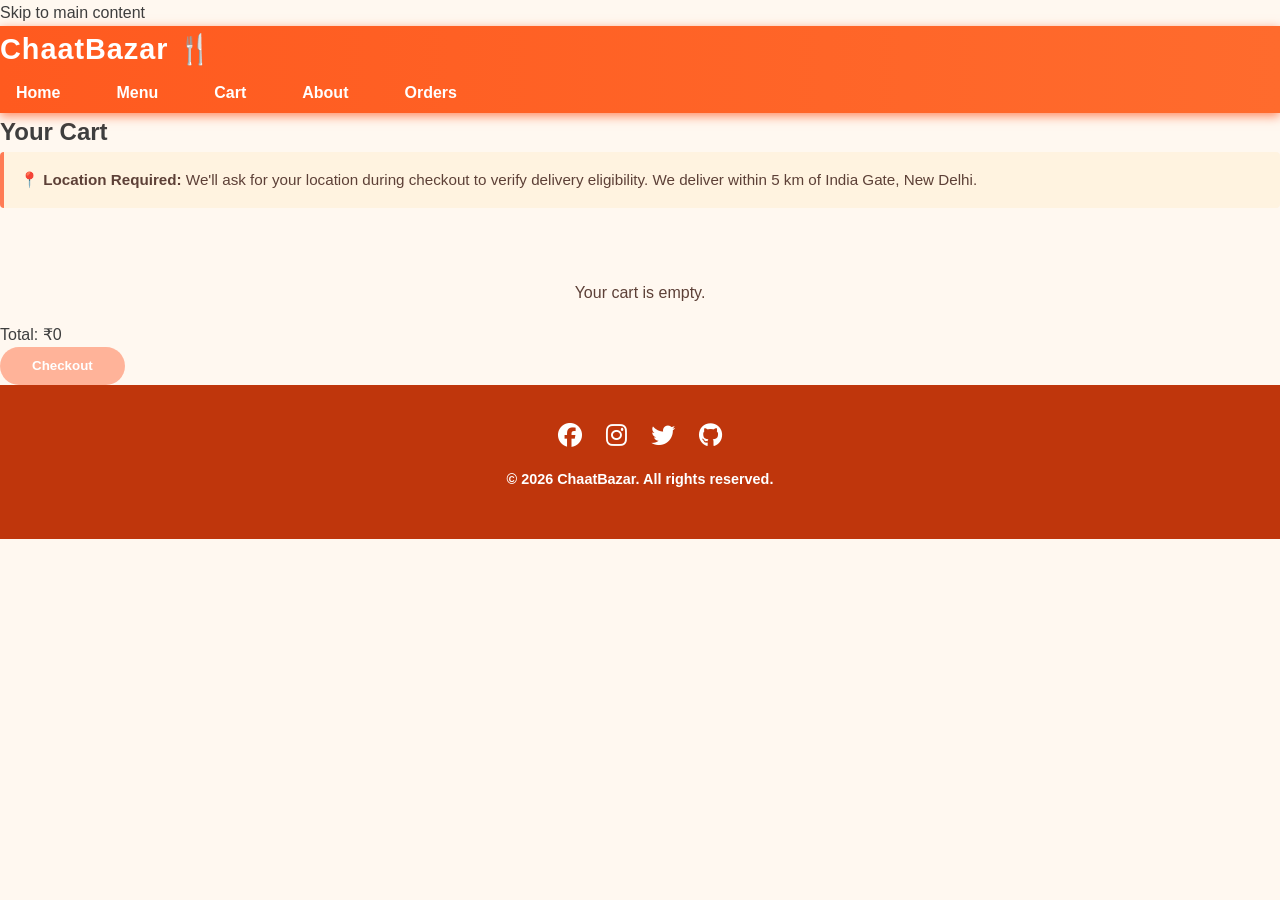
<file: cart.html>
<!DOCTYPE html>
<html lang="en">
<head>
  <meta charset="UTF-8">
  <meta name="viewport" content="width=device-width, initial-scale=1.0">
  <title>Cart - ChaatBazar</title>
  <link rel="stylesheet" href="https://cdnjs.cloudflare.com/ajax/libs/font-awesome/6.5.1/css/all.min.css" />
  <link rel="stylesheet" href="css/style.css">
  <link rel="stylesheet" href="css/delivery-tracker.css">
  <link rel="icon" href="favicon.png" type="image/png" />
</head>
<body>

<header>
  <div class="logo">ChaatBazar 🍴</div>
  <nav>
    <a href="index.html">Home</a>
    <a href="menu.html">Menu</a>
    <a href="cart.html">Cart</a>
    <a href="index.html#about">About</a>
    <a href="orders.html">Orders</a>
  </nav>
</header>

<section class="cart-page">
  <h1>Your Cart</h1>
  <div class="delivery-info" style="background:#fff3e0;border-left:4px solid #FF7B54;padding:1rem;margin-bottom:1.5rem;border-radius:4px;">
    <p style="margin:0;color:#5d4037;font-size:0.95rem;">
      <strong>📍 Location Required:</strong> We'll ask for your location during checkout to verify delivery eligibility. We deliver within 5 km of India Gate, New Delhi.
    </p>
  </div>
  <div id="cart-items"></div>
  <p id="total-price"></p>
  <button id="checkout-btn">Checkout</button>
</section>

<footer>
  <div class="social-icons">
    <a href="https://facebook.com" target="_blank" rel="noopener noreferrer" aria-label="Facebook"><i class="fa-brands fa-facebook"></i></a>
    <a href="https://instagram.com" target="_blank" rel="noopener noreferrer" aria-label="Instagram"><i class="fa-brands fa-instagram"></i></a>
    <a href="https://twitter.com" target="_blank" rel="noopener noreferrer" aria-label="Twitter"><i class="fa-brands fa-twitter"></i></a>
    <a href="https://github.com" target="_blank" rel="noopener noreferrer" aria-label="GitHub"><i class="fa-brands fa-github"></i></a>
  </div>
  <p>&copy; 2026 ChaatBazar. All rights reserved.</p>
</footer>

<div id="toast-notification" class="toast-notification"></div>
<script src="js/accessibility.js"></script>
<script src="js/cart-manager.js"></script>
<script src="js/geolocation.js"></script>
<script src="js/main.js"></script>
<script src="js/delivery-tracker.js"></script>
</body>
</html>
</file>
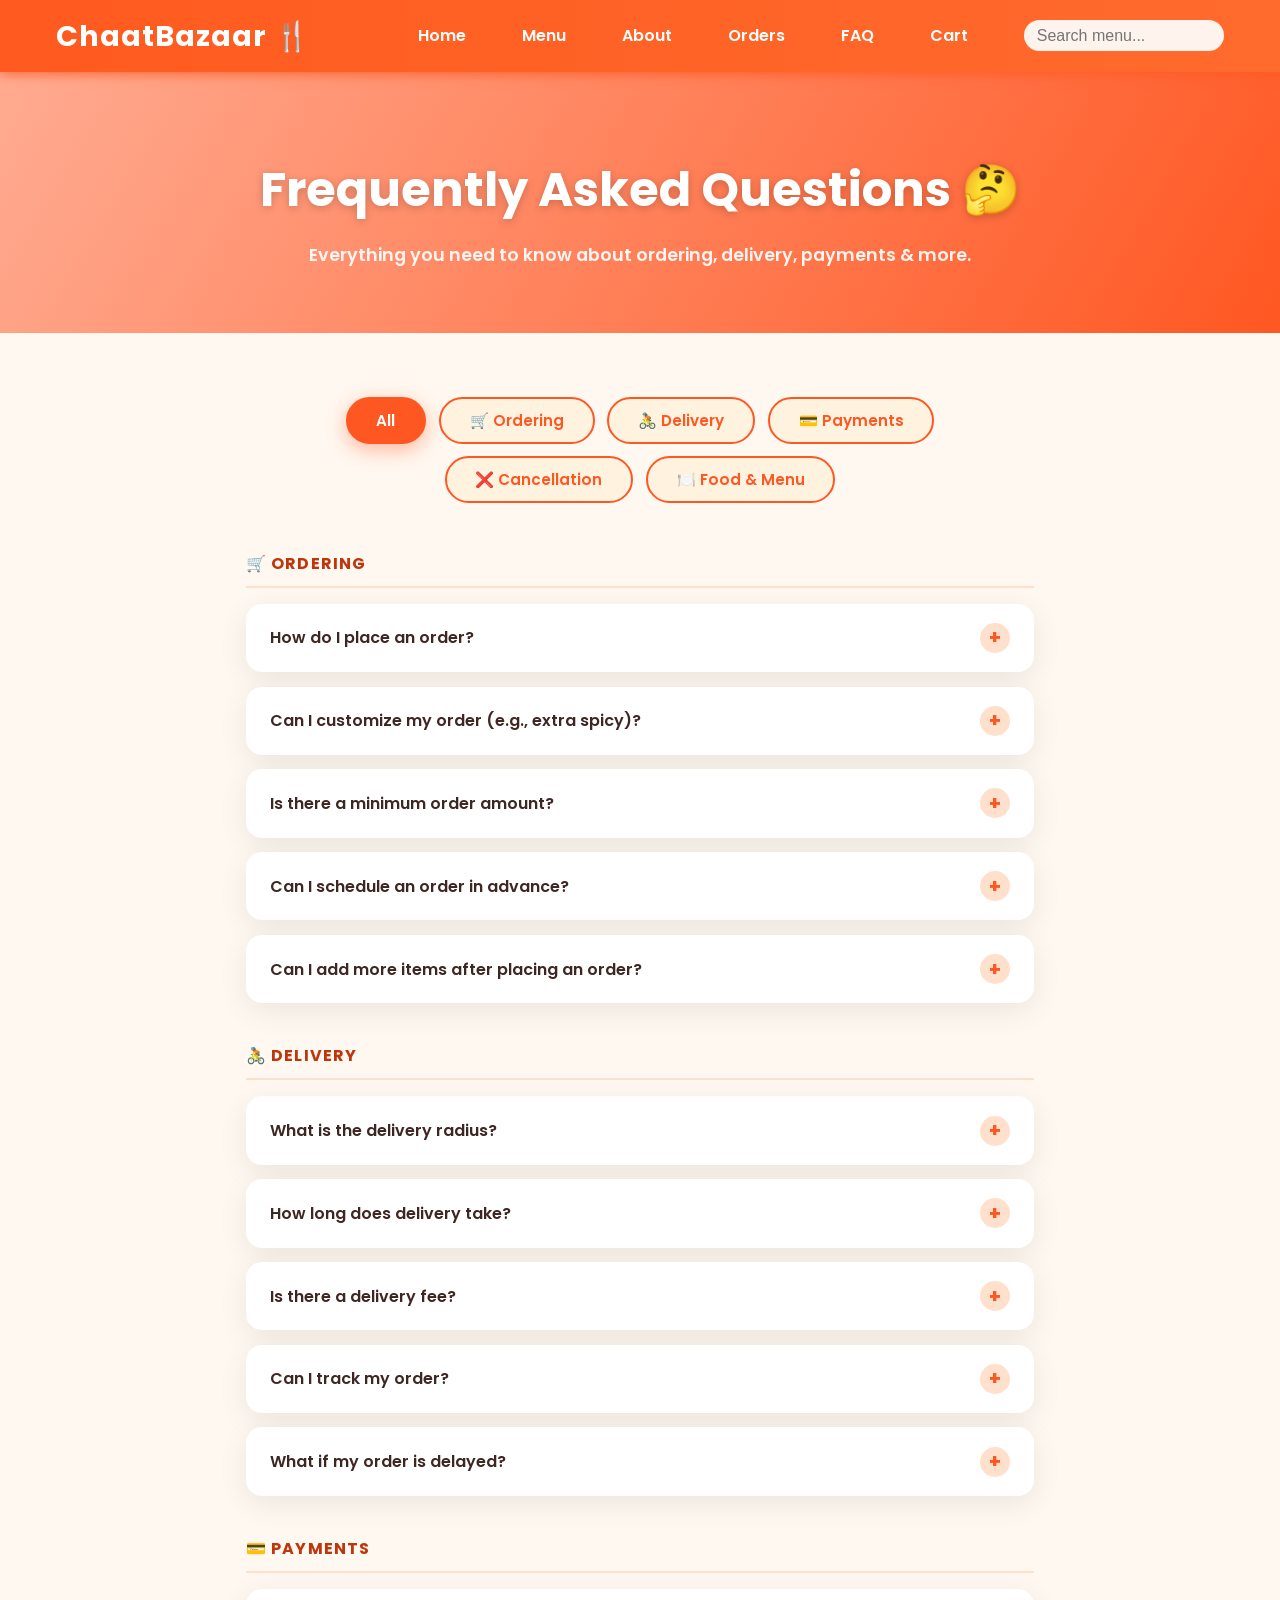
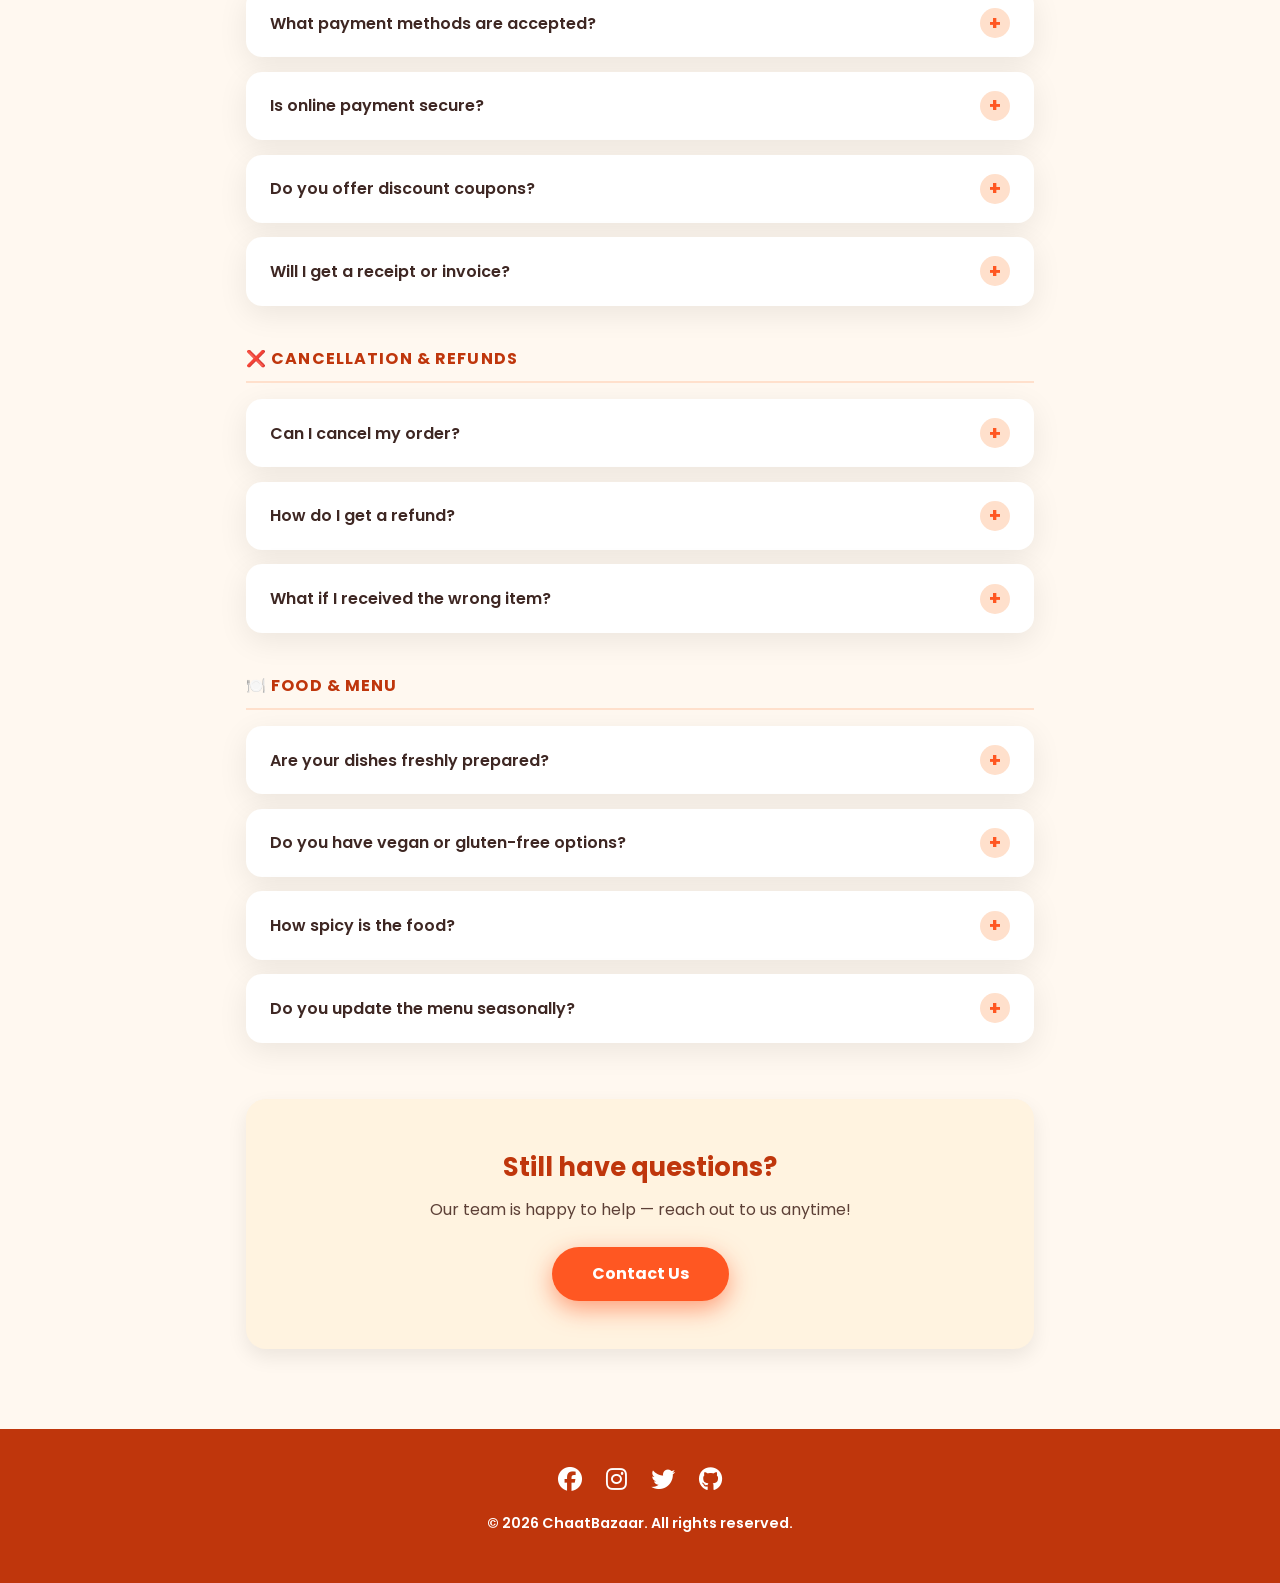
<file: faq.html>
<!DOCTYPE html>
<html lang="en">
<head>
  <meta charset="UTF-8" />
  <meta name="viewport" content="width=device-width, initial-scale=1" />
  <title>FAQ - ChaatBazaar</title>
  <meta name="description" content="Frequently asked questions about ChaatBazaar – ordering, delivery, payments, cancellation, and more." />

  <!-- Same fonts & icons as rest of site -->
  <link href="https://fonts.googleapis.com/css2?family=Poppins:wght@400;600;700&display=swap" rel="stylesheet" />
  <link rel="stylesheet" href="https://cdnjs.cloudflare.com/ajax/libs/font-awesome/6.5.1/css/all.min.css" />
  <link rel="stylesheet" href="css/style.css" />
  <link rel="icon" href="favicon.png" type="image/png" />

  <style>
    /* ── FAQ Hero (mirrors .hero gradient, same palette) ── */
    .faq-hero {
      background: linear-gradient(120deg, #ffab91, #ff5722);
      color: #fff;
      text-align: center;
      padding: 5rem 1rem 4rem;
    }
    .faq-hero h1 {
      font-size: clamp(2rem, 5vw, 3rem);
      font-weight: 700;
      margin-bottom: 0.8rem;
      text-shadow: 0 2px 8px rgba(0,0,0,0.2);
    }
    .faq-hero p {
      font-size: 1.1rem;
      font-weight: 600;
      opacity: 0.92;
      margin: 0;
    }

    /* ── Page wrapper ── */
    .faq-page {
      max-width: 820px;
      margin: 0 auto;
      padding: 4rem 1rem 5rem;
    }

    /* ── Category tabs (same pill style as .filter-btn) ── */
    .faq-tabs {
      display: flex;
      flex-wrap: wrap;
      gap: 0.8rem;
      justify-content: center;
      margin-bottom: 3rem;
    }
    .faq-tab {
      background: #fff3e0;
      border: 2px solid #ff5722;
      color: #ff5722;
      padding: 0.6rem 1.8rem;
      border-radius: 50px;
      font-weight: 600;
      font-size: 0.95rem;
      font-family: 'Poppins', sans-serif;
      cursor: pointer;
      transition: all 0.3s ease;
    }
    .faq-tab.active,
    .faq-tab:hover {
      background: #ff5722;
      color: #fff;
      box-shadow: 0 6px 20px rgba(255,87,34,0.4);
    }

    /* ── Category heading ── */
    .faq-category { margin-bottom: 2.5rem; }
    .faq-category-title {
      font-size: 1rem;
      font-weight: 700;
      color: #bf360c;
      text-transform: uppercase;
      letter-spacing: 0.07em;
      margin-bottom: 1rem;
      padding-bottom: 0.6rem;
      border-bottom: 2px solid #ffe0cc;
    }

    /* ── Accordion item (matches .card shadow/radius language) ── */
    .faq-item {
      background: #fff;
      border-radius: 16px;
      box-shadow: 0 8px 30px rgba(0,0,0,0.08);
      margin-bottom: 0.9rem;
      overflow: hidden;
      transition: box-shadow 0.3s ease, transform 0.3s ease;
    }
    .faq-item:hover {
      box-shadow: 0 12px 35px rgba(255,87,34,0.12);
      transform: translateY(-2px);
    }

    /* ── Question button ── */
    .faq-question {
      width: 100%;
      background: none;
      border: none;
      padding: 1.2rem 1.5rem;
      text-align: left;
      font-family: 'Poppins', sans-serif;
      font-size: 1rem;
      font-weight: 600;
      color: #3e2723;
      cursor: pointer;
      display: flex;
      justify-content: space-between;
      align-items: center;
      gap: 1rem;
      transition: background 0.2s ease;
    }
    .faq-question:hover { background: #fff8f5; }

    .faq-icon {
      flex-shrink: 0;
      width: 30px;
      height: 30px;
      border-radius: 50%;
      background: #ffe0cc;
      display: flex;
      align-items: center;
      justify-content: center;
      font-size: 1.2rem;
      color: #ff5722;
      font-weight: 700;
      transition: transform 0.35s ease, background 0.25s ease, color 0.25s ease;
    }
    .faq-item.open .faq-icon {
      transform: rotate(45deg);
      background: #ff5722;
      color: #fff;
    }

    /* ── Answer panel ── */
    .faq-answer {
      max-height: 0;
      overflow: hidden;
      padding: 0 1.5rem;
      transition: max-height 0.4s ease, padding 0.25s ease;
      font-size: 0.97rem;
      color: #5d4037;
      line-height: 1.75;
    }
    .faq-item.open .faq-answer {
      max-height: 500px;
      padding: 0 1.5rem 1.3rem;
    }

    /* ── CTA box (matches .team-member card feel) ── */
    .faq-cta {
      margin-top: 3.5rem;
      background: #fff3e0;
      border-radius: 20px;
      box-shadow: 0 8px 20px rgba(0,0,0,0.08);
      padding: 3rem 2rem;
      text-align: center;
    }
    .faq-cta h2 {
      font-size: 1.6rem;
      font-weight: 700;
      color: #bf360c;
      margin-bottom: 0.6rem;
    }
    .faq-cta p {
      color: #5d4037;
      margin-bottom: 1.5rem;
      font-size: 1rem;
    }
    .faq-cta a {
      display: inline-block;
      background: #ff5722;
      color: #fff;
      padding: 0.9rem 2.5rem;
      border-radius: 50px;
      font-weight: 700;
      font-size: 1rem;
      text-decoration: none;
      box-shadow: 0 8px 25px rgba(255,87,34,0.55);
      transition: background 0.3s ease, transform 0.2s ease;
    }
    .faq-cta a:hover {
      background: #e64a19;
      transform: translateY(-2px);
      box-shadow: 0 10px 30px rgba(230,74,25,0.7);
    }

    /* ── Responsive ── */
    @media (max-width: 600px) {
      .faq-tabs { gap: 0.5rem; }
      .faq-tab  { padding: 0.5rem 1.2rem; font-size: 0.88rem; }
      .faq-question { font-size: 0.93rem; padding: 1rem 1.1rem; }
      .faq-answer   { padding: 0 1.1rem; }
      .faq-item.open .faq-answer { padding: 0 1.1rem 1rem; }
    }
  </style>
</head>
<body>

<!-- ═══════════ HEADER (exact copy from orders.html) ═══════════ -->
<header>
  <div class="header-inner container" role="banner">
    <a href="index.html" class="logo" aria-label="ChaatBazaar Home">ChaatBazaar 🍴</a>
    <nav role="navigation" aria-label="Primary Navigation">
      <a href="index.html" class="nav-link">Home</a>
      <div class="dropdown" tabindex="0" aria-haspopup="true" aria-expanded="false">
        <a href="menu.html" class="dropdown-toggle nav-link">Menu</a>
        <div class="dropdown-menu" role="menu" aria-label="Menu Categories">
          <a href="menu.html" role="menuitem" tabindex="-1" onclick="filterCategory('All')">All</a>
          <a href="menu.html" role="menuitem" tabindex="-1" onclick="filterCategory('Snacks')">Snacks</a>
          <a href="menu.html" role="menuitem" tabindex="-1" onclick="filterCategory('Chaat')">Chaat</a>
          <a href="menu.html" role="menuitem" tabindex="-1" onclick="filterCategory('Beverages')">Beverages</a>
        </div>
      </div>
      <a href="index.html#about" class="nav-link">About</a>
      <a href="orders.html" class="nav-link">Orders</a>
      <a href="faq.html" class="nav-link active">FAQ</a>
      <a href="cart.html" class="nav-link">Cart</a>
      <div class="search-bar" role="search">
        <input type="search" placeholder="Search menu..." aria-label="Search menu" id="search-input" autocomplete="off" />
        <button aria-label="Search" id="search-btn"></button>
        <div class="search-suggestions" id="search-suggestions" style="display:none;"></div>
      </div>
    </nav>
  </div>
</header>

<!-- ═══════════ HERO ═══════════ -->
<section class="faq-hero" role="region" aria-label="FAQ Hero">
  <h1>Frequently Asked Questions 🤔</h1>
  <p>Everything you need to know about ordering, delivery, payments & more.</p>
</section>

<!-- ═══════════ FAQ CONTENT ═══════════ -->
<main class="faq-page">

  <!-- Category filter tabs -->
  <div class="faq-tabs" role="toolbar" aria-label="Filter FAQ categories">
    <button class="faq-tab active" data-filter="all">All</button>
    <button class="faq-tab" data-filter="ordering">🛒 Ordering</button>
    <button class="faq-tab" data-filter="delivery">🚴 Delivery</button>
    <button class="faq-tab" data-filter="payments">💳 Payments</button>
    <button class="faq-tab" data-filter="cancellation">❌ Cancellation</button>
    <button class="faq-tab" data-filter="food">🍽️ Food & Menu</button>
  </div>

  <!-- ── ORDERING ── -->
  <div class="faq-category" data-cat="ordering">
    <h2 class="faq-category-title">🛒 Ordering</h2>

    <div class="faq-item">
      <button class="faq-question">How do I place an order?<span class="faq-icon">+</span></button>
      <div class="faq-answer">Browse our menu, click <strong>Add</strong> on any item you love, then hit <strong>Checkout</strong> from the cart. Fill in your delivery details and confirm — hot street food is on its way!</div>
    </div>

    <div class="faq-item">
      <button class="faq-question">Can I customize my order (e.g., extra spicy)?<span class="faq-icon">+</span></button>
      <div class="faq-answer">Yes! Add a note in the <strong>Special Instructions</strong> field at checkout. Our chefs will do their best to accommodate your preferences.</div>
    </div>

    <div class="faq-item">
      <button class="faq-question">Is there a minimum order amount?<span class="faq-icon">+</span></button>
      <div class="faq-answer">Yes, the minimum order amount is <strong>₹50</strong>. This helps us ensure quality delivery service every time.</div>
    </div>

    <div class="faq-item">
      <button class="faq-question">Can I schedule an order in advance?<span class="faq-icon">+</span></button>
      <div class="faq-answer">Currently we only accept real-time orders. Scheduled ordering is coming soon — subscribe to our newsletter for updates!</div>
    </div>

    <div class="faq-item">
      <button class="faq-question">Can I add more items after placing an order?<span class="faq-icon">+</span></button>
      <div class="faq-answer">Once an order is placed and the kitchen starts preparing it, changes are not possible. You can always place a new order for additional items.</div>
    </div>
  </div>

  <!-- ── DELIVERY ── -->
  <div class="faq-category" data-cat="delivery">
    <h2 class="faq-category-title">🚴 Delivery</h2>

    <div class="faq-item">
      <button class="faq-question">What is the delivery radius?<span class="faq-icon">+</span></button>
      <div class="faq-answer">We deliver within a <strong>5 km radius</strong> of our kitchen. Enter your pincode at checkout to check if your area is covered.</div>
    </div>

    <div class="faq-item">
      <button class="faq-question">How long does delivery take?<span class="faq-icon">+</span></button>
      <div class="faq-answer">Most orders arrive in <strong>20–35 minutes</strong>. This may vary based on distance, traffic, and order volume during peak hours.</div>
    </div>

    <div class="faq-item">
      <button class="faq-question">Is there a delivery fee?<span class="faq-icon">+</span></button>
      <div class="faq-answer">Delivery is <strong>FREE</strong> for orders above ₹150. A small fee of <strong>₹20</strong> applies for orders below ₹150.</div>
    </div>

    <div class="faq-item">
      <button class="faq-question">Can I track my order?<span class="faq-icon">+</span></button>
      <div class="faq-answer">Yes! Once confirmed, visit the <a href="orders.html" style="color:#ff5722;font-weight:600;">Orders page</a> for live status: <em>Placed → Preparing → Out for Delivery → Delivered</em>.</div>
    </div>

    <div class="faq-item">
      <button class="faq-question">What if my order is delayed?<span class="faq-icon">+</span></button>
      <div class="faq-answer">If your order exceeds the estimated time by more than 15 minutes, please contact us via the Contact form. We'll update you immediately and may offer a discount on your next order.</div>
    </div>
  </div>

  <!-- ── PAYMENTS ── -->
  <div class="faq-category" data-cat="payments">
    <h2 class="faq-category-title">💳 Payments</h2>

    <div class="faq-item">
      <button class="faq-question">What payment methods are accepted?<span class="faq-icon">+</span></button>
      <div class="faq-answer">We accept <strong>UPI</strong> (GPay, PhonePe, Paytm), credit/debit cards, net banking, and <strong>Cash on Delivery (COD)</strong>. More options are coming soon!</div>
    </div>

    <div class="faq-item">
      <button class="faq-question">Is online payment secure?<span class="faq-icon">+</span></button>
      <div class="faq-answer">Absolutely. All transactions are SSL-encrypted and processed through trusted payment gateways. We never store your card details.</div>
    </div>

    <div class="faq-item">
      <button class="faq-question">Do you offer discount coupons?<span class="faq-icon">+</span></button>
      <div class="faq-answer">Yes! Use code <strong>FIRST20</strong> for 20% off your first order, or <strong>CHAAT10</strong> for 10% off any order above ₹100. Subscribe to our newsletter for more exclusive deals.</div>
    </div>

    <div class="faq-item">
      <button class="faq-question">Will I get a receipt or invoice?<span class="faq-icon">+</span></button>
      <div class="faq-answer">A digital receipt is emailed after every successful order. You can also find your full order history on the <a href="orders.html" style="color:#ff5722;font-weight:600;">Orders page</a>.</div>
    </div>
  </div>

  <!-- ── CANCELLATION ── -->
  <div class="faq-category" data-cat="cancellation">
    <h2 class="faq-category-title">❌ Cancellation & Refunds</h2>

    <div class="faq-item">
      <button class="faq-question">Can I cancel my order?<span class="faq-icon">+</span></button>
      <div class="faq-answer">You can cancel within <strong>2 minutes</strong> of placing the order. Once the kitchen begins preparing your food, cancellations are not possible.</div>
    </div>

    <div class="faq-item">
      <button class="faq-question">How do I get a refund?<span class="faq-icon">+</span></button>
      <div class="faq-answer">Refunds for eligible cancellations or wrong/missing items are processed within <strong>3–5 business days</strong> to your original payment method.</div>
    </div>

    <div class="faq-item">
      <button class="faq-question">What if I received the wrong item?<span class="faq-icon">+</span></button>
      <div class="faq-answer">We're sorry! Contact us within <strong>30 minutes</strong> of delivery with a photo. We'll either redeliver the correct item or issue a full refund.</div>
    </div>
  </div>

  <!-- ── FOOD & MENU ── -->
  <div class="faq-category" data-cat="food">
    <h2 class="faq-category-title">🍽️ Food & Menu</h2>

    <div class="faq-item">
      <button class="faq-question">Are your dishes freshly prepared?<span class="faq-icon">+</span></button>
      <div class="faq-answer">Yes! Every item is prepared fresh <strong>after your order is placed</strong>. We never use pre-packaged or frozen food.</div>
    </div>

    <div class="faq-item">
      <button class="faq-question">Do you have vegan or gluten-free options?<span class="faq-icon">+</span></button>
      <div class="faq-answer">Yes! Look for the <strong>🌱 Vegan</strong> and <strong>🌾 Gluten-Free</strong> badges on menu cards, or use the dietary filter on the <a href="menu.html" style="color:#ff5722;font-weight:600;">Menu page</a>.</div>
    </div>

    <div class="faq-item">
      <button class="faq-question">How spicy is the food?<span class="faq-icon">+</span></button>
      <div class="faq-answer">Each item shows a spice indicator (🌶️ Low / 🌶️🌶️ Medium / 🌶️🌶️🌶️ High). Use the Spice Level filter on the Menu page to find dishes matching your preference.</div>
    </div>

    <div class="faq-item">
      <button class="faq-question">Do you update the menu seasonally?<span class="faq-icon">+</span></button>
      <div class="faq-answer">Yes! We refresh our specials regularly based on seasonal ingredients and festive occasions. Check the <strong>Today's Specials</strong> section on the homepage for the latest additions.</div>
    </div>
  </div>

  <!-- ── Still have questions CTA ── -->
  <div class="faq-cta" role="complementary" aria-label="Contact us">
    <h2>Still have questions?</h2>
    <p>Our team is happy to help — reach out to us anytime!</p>
    <a href="index.html#about">Contact Us</a>
  </div>

</main>

<!-- ═══════════ FOOTER (exact match) ═══════════ -->
<footer>
  <div class="social-icons">
    <a href="https://facebook.com" target="_blank" rel="noopener noreferrer" aria-label="Facebook"><i class="fa-brands fa-facebook"></i></a>
    <a href="https://instagram.com" target="_blank" rel="noopener noreferrer" aria-label="Instagram"><i class="fa-brands fa-instagram"></i></a>
    <a href="https://twitter.com" target="_blank" rel="noopener noreferrer" aria-label="Twitter"><i class="fa-brands fa-twitter"></i></a>
    <a href="https://github.com" target="_blank" rel="noopener noreferrer" aria-label="GitHub"><i class="fa-brands fa-github"></i></a>
  </div>
  <p>&copy; 2026 ChaatBazaar. All rights reserved.</p>
</footer>

<script src="js/cart-manager.js"></script>
<script src="js/recently-viewed.js"></script>
<script src="js/delivery-tracker.js"></script>
<script src="js/geolocation.js"></script>
<script src="js/sanitization.js"></script>
<script src="js/main.js"></script>
<script>
  // ── Accordion ──
  document.querySelectorAll('.faq-question').forEach(btn => {
    btn.addEventListener('click', () => {
      const item = btn.closest('.faq-item');
      const isOpen = item.classList.contains('open');
      document.querySelectorAll('.faq-item.open').forEach(el => el.classList.remove('open'));
      if (!isOpen) item.classList.add('open');
    });
  });

  // ── Category tab filter ──
  document.querySelectorAll('.faq-tab').forEach(tab => {
    tab.addEventListener('click', () => {
      document.querySelectorAll('.faq-tab').forEach(t => t.classList.remove('active'));
      tab.classList.add('active');

      const filter = tab.dataset.filter;
      document.querySelectorAll('.faq-category').forEach(cat => {
        cat.style.display = (filter === 'all' || cat.dataset.cat === filter) ? 'block' : 'none';
      });

      // Close open items when switching category
      document.querySelectorAll('.faq-item.open').forEach(el => el.classList.remove('open'));
    });
  });
</script>
</body>
</html>
</file>
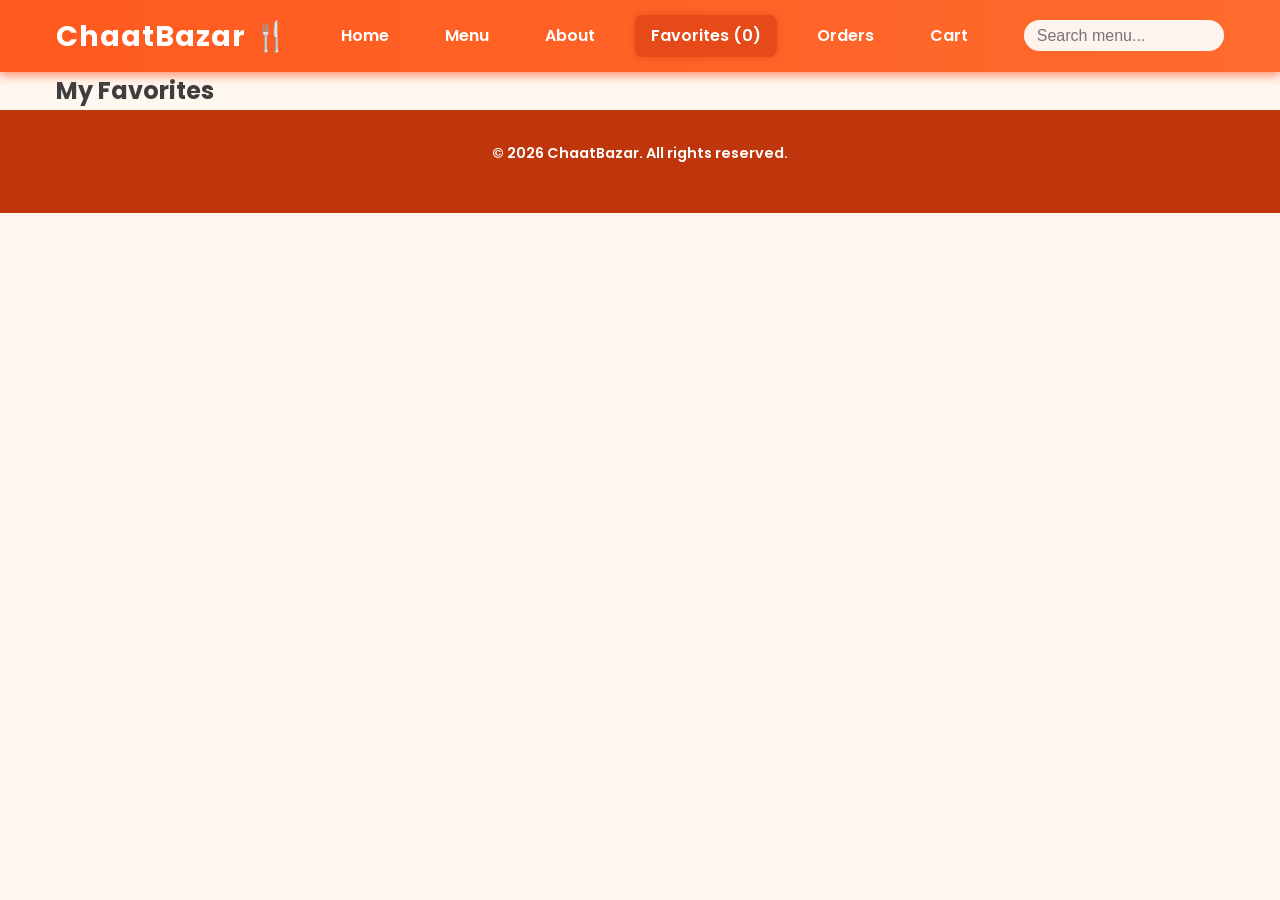
<file: favorites.html>
<!DOCTYPE html>
<html lang="en">

<head>
  <meta charset="UTF-8">
  <meta name="viewport" content="width=device-width, initial-scale=1.0">
  <title>My Favorites - ChaatBazar</title>

  <!-- Google Fonts -->
  <link href="https://fonts.googleapis.com/css2?family=Poppins:wght@400;600;700&display=swap" rel="stylesheet" />
  <link rel="stylesheet" href="css/style.css">
  <link rel="stylesheet" href="https://cdnjs.cloudflare.com/ajax/libs/font-awesome/6.5.1/css/all.min.css">
  <link rel="icon" href="favicon.png" type="image/png" />
</head>

<body>
  <header>
    <div class="header-inner container" role="banner">
      <a href="index.html" class="logo" aria-label="ChaatBazar Home">ChaatBazar 🍴</a>
      <nav role="navigation" aria-label="Primary Navigation">
        <a href="index.html" class="nav-link">Home</a>
        <div class="dropdown" tabindex="0" aria-haspopup="true" aria-expanded="false">
          <a href="menu.html" class="dropdown-toggle nav-link">Menu</a>
          <div class="dropdown-menu" role="menu" aria-label="Menu Categories">
            <a href="menu.html" role="menuitem" tabindex="-1" onclick="filterCategory('All')">All</a>
            <a href="menu.html" role="menuitem" tabindex="-1" onclick="filterCategory('Snacks')">Snacks</a>
            <a href="menu.html" role="menuitem" tabindex="-1" onclick="filterCategory('Chaat')">Chaat</a>
            <a href="menu.html" role="menuitem" tabindex="-1" onclick="filterCategory('Beverages')">Beverages</a>
          </div>
        </div>
        <a href="index.html#about" class="nav-link">About</a>
        <a href="favorites.html" class="nav-link active">Favorites (<span id="fav-count">0</span>)</a>
        <a href="orders.html" class="nav-link">Orders</a>
        <a href="cart.html" class="nav-link">Cart</a>
        <div class="search-bar" role="search">
          <input type="search" placeholder="Search menu..." aria-label="Search menu" id="search-input"
            autocomplete="off" />
          <button aria-label="Search" id="search-btn"></button>
          <div class="search-suggestions" id="search-suggestions" style="display: none;"></div>
        </div>
      </nav>
    </div>
  </header>
  <section class="favorites-page container">
    <h1>My Favorites</h1>

    <div class="favorites-container cards" id="favorites-container" aria-live="polite">
      <!-- Favorited items will be rendered here dynamically -->
    </div>
  </section>
  <footer>
    <p>&copy; 2026 ChaatBazar. All rights reserved.</p>
  </footer>
  <script src="js/cart-manager.js"></script>
  <script src="js/recently-viewed.js"></script>
  <script src="js/delivery-tracker.js"></script>
  <script src="js/geolocation.js"></script>
  <script src="js/sanitization.js"></script>
  <script src="js/main.js"></script>
</body>

</html>
</file>
<file: css/style.css>
* {
      margin: 0; padding: 0; box-sizing: border-box;
    }
    html {
      scroll-behavior: smooth;
    }
    body {
      font-family: 'Poppins', sans-serif;
      background: #fff8f0;
      color: #3e3e3e;
      line-height: 1.6;
      font-size: 16px;
      overflow-x: hidden;
    }
    a {
      text-decoration: none;
      color: inherit;
    }
    img {
      max-width: 100%;
      display: block;
      border-radius: 12px;
    }
    button {
      cursor: pointer;
      font-family: inherit;
    }

    /* ===== Container ===== */
    .container {
      max-width: 1200px;
      margin: 0 auto;
      padding: 0 1rem;
    }

/* ===== Toast Notification ===== */

.toast-notification {
  position: fixed;

  bottom: 24px;
  right: 24px;

  background: #2e7d32; /* Same green as Add button */
  color: #fff;

  padding: 14px 22px;
  border-radius: 14px;

  font-size: 15px;
  font-weight: 600;

  min-width: 260px;
  text-align: center;

  box-shadow:
    0 10px 25px rgba(0,0,0,0.2);

  opacity: 0;

  transform:
    translateY(20px)
    scale(0.95);

  transition: all 0.35s ease;

  z-index: 9999;
  pointer-events: none;

  border: 1px solid rgba(255,255,255,0.15);
}

/* ===== Show Animation ===== */

.toast-notification.show {
  opacity: 1;

  transform:
    translateY(0)
    scale(1);
}

/* ===== Mobile Responsive ===== */

@media (max-width: 600px) {

  .toast-notification {
    left: 16px;
    right: 16px;

    bottom: 16px;

    width: auto;
    min-width: unset;

    font-size: 14px;
    padding: 12px 16px;
  }
}

/* Cart Count Bounce */

.cart-bounce {
  animation: cartBounce 0.4s ease;
}

@keyframes cartBounce {
  0% {
    transform: scale(1);
  }

  50% {
    transform: scale(1.3);
  }

  100% {
    transform: scale(1);
  }
}

    /* ===== Header ===== */
    
    header {
      position: sticky;
      top: 0;
      z-index: 1000;
      background: #ff5722;
      box-shadow: 0 3px 10px rgb(255 87 34 / 0.7);
      user-select: none;
    }
    .header-inner {
      max-width: 1200px;
      margin: 0 auto;
      padding: 0.8rem 1rem;
      display: flex;
      align-items: center;
      justify-content: space-between;
    }
    .logo {
      font-weight: 700;
      font-size: 1.8rem;
      color: #fff;
      letter-spacing: 1px;
      user-select: none;
    }
    nav {
      display: flex;
      align-items: center;
      gap: 1.5rem;
      font-weight: 600;
    }
    nav a {
      color: black;
      padding: 0.5rem 1rem;
      border-radius: 8px;
      transition: background 0.3s ease;
    }
    nav a:hover,
    nav a.active {
      background: #e64a19;
      box-shadow: 0 0 8px rgb(230 74 25 / 0.8);
    }

    /* ===== Theme Toggle ===== */

#theme-toggle {
  width: 44px;
  height: 44px;

  border-radius: 50%;
  border: 2px solid rgba(255,255,255,0.2);

  background: rgba(255,255,255,0.12);
  color: white;

  font-size: 1.1rem;

  display: flex;
  align-items: center;
  justify-content: center;

  cursor: pointer;

  transition: all 0.3s ease;

  backdrop-filter: blur(8px);
}

#theme-toggle:hover {
  transform: scale(1.08);
  background: rgba(255,255,255,0.22);
}

/* ===== Smooth Theme Transition ===== */

body,
header,
.card,
.team-member,
.testimonial,
section,
footer,
input,
textarea,
select,
nav a,
#cart-sidebar {
  transition:
    background 0.3s ease,
    color 0.3s ease,
    border-color 0.3s ease,
    box-shadow 0.3s ease;
}

/* ===== Dark Mode ===== */

body.dark-mode {
  background: #121212;
  color: #f5f5f5;
}

/* Header */
body.dark-mode header {
  background: #1f1f1f;
  box-shadow: 0 3px 12px rgba(0,0,0,0.5);
}

/* Main Sections */
body.dark-mode section.specials,
body.dark-mode section.menu,
body.dark-mode section.about,
body.dark-mode section.testimonials {
  background: #181818;
}

/* Cards */
body.dark-mode .card,
body.dark-mode .team-member,
body.dark-mode .testimonial,
body.dark-mode .advanced-filters,
body.dark-mode .cart-item,
body.dark-mode .order-card,
body.dark-mode .empty-orders {
  background: #222;
  color: #f5f5f5;
  box-shadow: 0 8px 25px rgba(0,0,0,0.35);
}

/* Text Colors */
body.dark-mode .section-title,
body.dark-mode .about h2,
body.dark-mode .card h3,
body.dark-mode .team-member h4,
body.dark-mode .orders-page h1,
body.dark-mode .order-id {
  color: #ffb74d;
}

body.dark-mode .card-content p,
body.dark-mode .about p,
body.dark-mode .testimonial p,
body.dark-mode .team-member p,
body.dark-mode .order-date,
body.dark-mode .order-item-row {
  color: #d0d0d0;
}

/* Navbar Links */
body.dark-mode nav a:hover,
body.dark-mode nav a.active {
  background: #333;
}

/* Search */
body.dark-mode .search-bar input {
  background: #2a2a2a;
  color: white;
}

body.dark-mode .search-bar input::placeholder {
  color: #bbbbbb;
}

/* Inputs */
body.dark-mode input,
body.dark-mode textarea,
body.dark-mode select {
  background: #2a2a2a;
  color: white;
  border-color: #444;
}

/* Cart Sidebar */
body.dark-mode #cart-sidebar {
  background: #1e1e1e;
}

/* Footer */
body.dark-mode footer {
  background: #0d0d0d;
}

/* Newsletter */
body.dark-mode section.newsletter {
  background: #1f1f1f;
}

/* Buttons */
body.dark-mode .filter-btn {
  background: #222;
  color: #ffb74d;
  border-color: #ffb74d;
}

body.dark-mode .filter-btn.active,
body.dark-mode .filter-btn:hover {
  background: #ff5722;
  color: white;
}

/* Mobile */
@media (max-width: 600px) {
  #theme-toggle {
    width: 40px;
    height: 40px;
    font-size: 1rem;
  }
}

    /* ===== Dropdown Nav ===== */
    .dropdown {
      position: relative;
    }
    .dropdown-toggle {
      display: flex;
      align-items: center;
      gap: 0.3rem;
      user-select: none;
    }
    .dropdown-toggle::after {
      content: "▼";
      font-size: 0.6rem;
      color: white;
    }
    .dropdown-menu {
      position: absolute;
      top: 2.8rem;
      left: 0;
      background: #ff5722;
      border-radius: 8px;
      min-width: 140px;
      box-shadow: 0 6px 20px rgb(0 0 0 / 0.3);
      opacity: 0;
      visibility: hidden;
      transform: translateY(10px);
      transition: all 0.3s ease;
      z-index: 10;
    }
    .dropdown-menu a {
      display: block;
      padding: 0.6rem 1rem;
      color: white;
      font-weight: 600;
      border-radius: 8px;
      transition: background 0.3s ease;
    }
    .dropdown-menu a:hover {
      background: #e64a19;
    }
    .dropdown:hover .dropdown-menu,
    .dropdown:focus-within .dropdown-menu {
      opacity: 1;
      visibility: visible;
      transform: translateY(0);
    }

    /* ===== Search Bar ===== */
    .search-bar {
      position: relative;
      margin-left: 1rem;
    }
    .search-bar input {
      padding: 0.4rem 1.8rem 0.4rem 0.8rem;
      border-radius: 20px;
      border: none;
      outline: none;
      font-size: 1rem;
      transition: box-shadow 0.3s ease;
      width: 200px;
    }
    .search-bar input:focus {
      box-shadow: 0 0 10px #ff5722;
    }
    .search-bar button {
      position: absolute;
      right: 6px;
      top: 50%;
      transform: translateY(-50%);
      border: none;
      background: transparent;
      color: #ff5722;
      font-size: 1.2rem;
      user-select: none;
    }

    /* ===== Hero Section ===== */
    .hero {
      background: linear-gradient(120deg, #ffab91, #ff5722);
      color: white;
      padding: 5rem 1rem 6rem;
      display: flex;
      justify-content: center;
      align-items: center;
      gap: 3rem;
      flex-wrap: wrap;
    }
    .hero-content {
      flex: 1 1 400px;
      max-width: 600px;
    }
    .hero-content h1 {
      font-size: 3.5rem;
      font-weight: 700;
      margin-bottom: 1rem;
      text-shadow: 0 2px 8px rgba(0,0,0,0.2);
      user-select: none;
    }
    .hero-content p {
      font-size: 1.3rem;
      margin-bottom: 2rem;
      font-weight: 600;
      user-select: text;
      line-height: 1.4;
    }
    .btn-primary {
      background: #fff;
      color: #ff5722;
      font-weight: 700;
      padding: 1rem 2.5rem;
      border-radius: 50px;
      box-shadow: 0 8px 25px rgb(255 87 34 / 0.6);
      border: none;
      transition: background 0.3s ease, color 0.3s ease;
      user-select: none;
    }
    .btn-primary:hover {
      background: #e64a19;
      color: white;
      box-shadow: 0 10px 30px rgb(230 74 25 / 0.8);
    }
    .hero-image {
      flex: 1 1 400px;
      max-width: 480px;
      border-radius: 25px;
      overflow: hidden;
    }
    .hero-image img {
      width: 100%;
      height: auto;
      display: block;
      user-select: none;
    }

    /* ===== Specials & Menu Section ===== */
    section.specials,
    section.menu,
    section.recently-viewed {
      padding: 4rem 1rem 5rem;
      background: #fff3e0;
    }
    .section-title {
      text-align: center;
      font-size: 2.8rem;
      font-weight: 700;
      color: #bf360c;
      margin-bottom: 2.5rem;
      user-select: none;
    }
    .cards {
      display: flex;
      flex-wrap: wrap;
      gap: 2rem;
      justify-content: center;
    }
    .menu-container {
      display: grid;
      grid-template-columns: repeat(auto-fill, minmax(260px, 1fr));
      gap: 2rem;
      justify-content: center;
      justify-items: center;
      width: 100%;
      margin-top: 2rem;
    }
    .card {
      background: white;
      border-radius: 20px;
      box-shadow: 0 8px 30px rgb(0 0 0 / 0.12);
      width: 260px;
      display: flex;
      flex-direction: column;
      align-items: center;
      padding: 1rem 1rem 1.8rem;
      transition: transform 0.3s ease, box-shadow 0.3s ease;
      user-select: none;
      cursor: default;
    }
    .card:hover {
      transform: translateY(-8px);
      box-shadow: 0 15px 35px rgb(0 0 0 / 0.2);
    }
    .add-btn{
      background-color: green;
      padding: 3px 8px;
      border-radius: 15px;
      color: white;
      border: none;
    }
    .card img {
      border-radius: 15px;
      height: 170px;
      object-fit: cover;
      margin-bottom: 1rem;
      pointer-events: none;
      user-select: none;
    }
    .card h3 {
      font-size: 1.4rem;
      font-weight: 700;
      margin-bottom: 0.6rem;
      color: #3e2723;
      user-select: text;
    }
    .card p.price {
      font-weight: 600;
      color: #bf360c;
      margin-bottom: 1rem;
      user-select: text;
    }
    .card p.description {
      font-size: 0.9rem;
      color: #5d4037;
      margin-bottom: 1.3rem;
      text-align: center;
      user-select: text;
    }
    .btn-add {
      background: #ff5722;
      color: white;
      border-radius: 40px;
      padding: 0.5rem 1.8rem;
      border: none;
      font-weight: 700;
      font-size: 1rem;
      box-shadow: 0 6px 15px rgb(255 87 34 / 0.6);
      user-select: none;
      transition: background 0.3s ease;
    }
    .btn-add:hover {
      background: #e64a19;
      box-shadow: 0 8px 20px rgb(230 74 25 / 0.8);
    }

    /* ===== Menu Filters ===== */
    .filter-buttons {
      display: flex;
      justify-content: center;
      gap: 1rem;
      margin-bottom: 3rem;
      flex-wrap: wrap;
      user-select: none;
    }
    .filter-btn {
      background: #fff3e0;
      border: 2px solid #ff5722;
      color: #ff5722;
      padding: 0.6rem 1.8rem;
      border-radius: 50px;
      font-weight: 600;
      font-size: 1rem;
      transition: all 0.3s ease;
    }
    .filter-btn.active,
    .filter-btn:hover {
      background: #ff5722;
      color: white;
      box-shadow: 0 6px 20px rgb(255 87 34 / 0.6);
    }

    /* ===== Cart Sidebar ===== */
    #cart-sidebar {
      position: fixed;
      top: 0;
      right: -400px;
      width: 380px;
      height: 100vh;
      background: #fff3e0;
      box-shadow: -6px 0 25px rgb(0 0 0 / 0.25);
      transition: right 0.4s ease;
      display: flex;
      flex-direction: column;
      z-index: 1500;
      user-select: none;
    }
    #cart-sidebar.open {
      right: 0;
    }
    #cart-header {
      background: #ff5722;
      color: white;
      padding: 1.3rem 1.5rem;
      font-weight: 700;
      font-size: 1.4rem;
      display: flex;
      justify-content: space-between;
      align-items: center;
    }
    #cart-close {
      background: transparent;
      border: none;
      color: white;
      font-size: 1.6rem;
      font-weight: 900;
      cursor: pointer;
      user-select: none;
    }
    #cart-items {
      flex-grow: 1;
      overflow-y: auto;
      padding: 1rem 1.5rem;
    }
    .cart-item {
      display: flex;
      gap: 1rem;
      margin-bottom: 1.4rem;
      border-radius: 15px;
      background: white;
      box-shadow: 0 6px 18px rgb(0 0 0 / 0.1);
      padding: 1rem;
      align-items: center;
    }
    .cart-item img {
      width: 80px;
      height: 60px;
      border-radius: 12px;
      object-fit: cover;
      user-select: none;
    }
    .cart-item-info {
      flex: 1;
      user-select: text;
    }
    .cart-item-info h4 {
      font-weight: 700;
      color: #3e2723;
      margin-bottom: 0.3rem;
    }
    .cart-item-info p {
      color: #5d4037;
      font-size: 0.9rem;
      margin-bottom: 0.5rem;
    }
    .qty-controls {
      display: flex;
      gap: 0.4rem;
      align-items: center;
      font-weight: 700;
      user-select: none;
    }
    .qty-controls button {
      background: #ff5722;
      color: white;
      border: none;
      padding: 0.3rem 0.7rem;
      font-size: 1.1rem;
      border-radius: 5px;
      transition: background 0.3s ease;
      cursor: pointer;
    }
    .qty-controls button:hover {
      background: #e64a19;
    }
    .qty-controls span {
      min-width: 24px;
      text-align: center;
      font-size: 1rem;
      user-select: none;
    }
    .cart-item-remove {
      background: transparent;
      border: none;
      color: #bf360c;
      font-weight: 700;
      cursor: pointer;
      font-size: 0.95rem;
      user-select: none;
      transition: color 0.3s ease;
    }
    .cart-item-remove:hover {
      color: #e64a19;
    }
    #cart-footer {
      padding: 1rem 1.5rem;
      border-top: 2px solid #ff5722;
      font-weight: 700;
      font-size: 1.3rem;
      color: #bf360c;
      display: flex;
      justify-content: space-between;
      align-items: center;
    }
    #checkout-btn {
      background: #ff5722;
      border: none;
      padding: 0.7rem 2rem;
      border-radius: 50px;
      font-weight: 700;
      color: white;
      box-shadow: 0 8px 25px rgb(255 87 34 / 0.7);
      transition: background 0.3s ease;
      user-select: none;
    }
    #checkout-btn:hover:not(:disabled) {
      background: #e64a19;
      box-shadow: 0 10px 30px rgb(230 74 25 / 0.9);
    }
    #checkout-btn:disabled {
      background: #ffb399;
      cursor: not-allowed;
      box-shadow: none;
    }

    /* ===== About Section ===== */
    section.about {
      padding: 5rem 1rem 7rem;
      background: white;
      color: #3e3e3e;
      user-select: text;
    }
    .about .container {
      max-width: 900px;
      margin: 0 auto;
    }
    .about h2 {
      font-size: 2.8rem;
      font-weight: 700;
      color: #bf360c;
      margin-bottom: 2rem;
      text-align: center;
      user-select: none;
    }
    .about p {
      font-size: 1.1rem;
      line-height: 1.5;
      color: #5d4037;
      margin-bottom: 2rem;
    }
    .team {
      display: flex;
      gap: 2rem;
      justify-content: center;
      flex-wrap: wrap;
      margin-bottom: 3rem;
    }
    .team-member {
  flex: 1 1 380px;
  max-width: 420px;
  height: 320px;
  perspective: 1000px;
  background: transparent;
  border-radius: 20px;
  box-shadow: none;
  padding: 0;
  text-align: center;
  user-select: none;
}

.team-member-inner {
  position: relative;
  width: 100%;
  height: 100%;
  transition: transform 0.8s ease;
  transform-style: preserve-3d;
}

.team-member:hover .team-member-inner,
.team-member:focus .team-member-inner {
  transform: rotateY(180deg);
}

.team-member-front,
.team-member-back {
  position: absolute;
  width: 100%;
  height: 100%;
  background: #fff3e0;
  border-radius: 20px;
  box-shadow: 0 8px 20px rgb(0 0 0 / 0.1);
  backface-visibility: hidden;

  display: flex;
  flex-direction: column;
  align-items: center;
  justify-content: center;

  padding: 1.5rem 1.2rem;
  box-sizing: border-box;
}

.team-member-front:hover,
.team-member-back:hover {
  box-shadow: 0 12px 28px rgb(0 0 0 / 0.15);
}

.team-member-back {
  transform: rotateY(180deg);
}

.team-member img {
  width: 140px;
  height: 140px;
  border-radius: 50%;
  margin-bottom: 1rem;
  object-fit: cover;
  user-select: none;
}

.team-member h4 {
  font-weight: 700;
  margin-bottom: 0.3rem;
  color: #3e2723;
}

.team-member p {
  font-size: 0.9rem;
  color: #5d4037;
  user-select: text;
}

.team-member-back p {
  max-width: 85%;
  line-height: 1.5;
}

    /* ===== Contact Section ===== */
    section.contact {
      padding: 5rem 1rem 7rem;
      background: white;
      color: #3e3e3e;
      user-select: text;
    }
    section.contact .container {
      max-width: 900px;
      margin: 0 auto;
    }
    section.contact h2 {
      font-size: 2.8rem;
      font-weight: 700;
      color: #bf360c;
      margin-bottom: 3rem;
      text-align: center;
      user-select: none;
    }

    /* ===== Contact Form ===== */
    form.contact-form {
      max-width: 500px;
      margin: 0 auto;
      background: #fff3e0;
      padding: 2rem 2.5rem;
      border-radius: 20px;
      box-shadow: 0 10px 28px rgb(0 0 0 / 0.12);
      user-select: text;
    }
    form.contact-form label {
      display: block;
      margin-bottom: 0.5rem;
      font-weight: 600;
      color: #bf360c;
      user-select: none;
    }
    form.contact-form input,
    form.contact-form textarea {
      width: 100%;
      padding: 0.7rem 1rem;
      border-radius: 12px;
      border: 2px solid #ffcc99;
      font-size: 1rem;
      margin-bottom: 1.3rem;
      font-family: inherit;
      resize: vertical;
      transition: border-color 0.3s ease;
      user-select: text;
    }
    form.contact-form input:focus,
    form.contact-form textarea:focus {
      border-color: #ff5722;
      outline: none;
    }
    form.contact-form textarea {
      min-height: 100px;
    }
    .error-msg {
      font-size: 0.85rem;
      color: #c0392b;
      margin-top: -1rem;
      margin-bottom: 0.8rem;
      min-height: 1rem;
      display: block;
      user-select: none;
    }
    .form-success-msg {
      margin-top: 0.8rem;
      margin-bottom: 1rem;
      padding: 0.8rem 1rem;
      background-color: #e8f5e9;
      color: #2e7d32;
      border-left: 4px solid #43a047;
      border-radius: 8px;
      font-size: 0.95rem;
      font-weight: 600;
      animation: fadeInDown 0.4s ease;
    }
    @keyframes fadeInDown {
      from { opacity: 0; transform: translateY(-8px); }
      to   { opacity: 1; transform: translateY(0); }
    }
    .btn-submit {
      background: #ff5722;
      color: white;
      font-weight: 700;
      padding: 0.9rem 2rem;
      border-radius: 50px;
      border: none;
      box-shadow: 0 8px 25px rgb(255 87 34 / 0.7);
      transition: background 0.3s ease;
      user-select: none;
      width: 100%;
    }
    .btn-submit:hover {
      background: #e64a19;
    }

    /* ===== Testimonials ===== */
    section.testimonials {
      padding: 5rem 1rem 7rem;
      background: #fff3e0;
      color: #3e2723;
      user-select: none;
    }
    .testimonial-cards {
      max-width: 900px;
      margin: 0 auto;
      display: flex;
      gap: 2rem;
      flex-wrap: wrap;
      justify-content: center;
    }
    .testimonial {
      background: white;
      padding: 1.8rem 2rem;
      border-radius: 20px;
      box-shadow: 0 10px 30px rgb(0 0 0 / 0.1);
      max-width: 320px;
      position: relative;
      font-style: italic;
      user-select: text;
    }
    .testimonial::before {
      content: "“";
      position: absolute;
      font-size: 4rem;
      top: -20px;
      left: 20px;
      color: #ff5722;
      font-weight: 900;
      user-select: none;
    }
    .testimonial p {
      margin-bottom: 1rem;
    }
    .testimonial .author {
      font-weight: 700;
      text-align: right;
      color: #bf360c;
      user-select: text;
    }

    /* ===== Newsletter Signup ===== */
    section.newsletter {
      background: #ff5722;
      color: white;
      padding: 3rem 1rem 5rem;
      text-align: center;
      user-select: none;
    }
    section.newsletter h2 {
      font-weight: 700;
      font-size: 2.5rem;
      margin-bottom: 1rem;
    }
    section.newsletter p {
      font-weight: 500;
      margin-bottom: 1.5rem;
    }
    .newsletter-form {
      max-width: 400px;
      margin: 0 auto;
      display: flex;
      gap: 0.6rem;
      justify-content: center;
      flex-wrap: wrap;
    }
    .newsletter-form input {
      padding: 0.8rem 1rem;
      border-radius: 40px;
      border: none;
      flex-grow: 1;
      font-size: 1rem;
      outline: none;
      font-family: inherit;
    }
    .newsletter-form button {
      padding: 0.8rem 1.8rem;
      background: #fff;
      border: none;
      border-radius: 40px;
      color: #ff5722;
      font-weight: 700;
      box-shadow: 0 6px 15px rgb(255 87 34 / 0.8);
      transition: background 0.3s ease;
      user-select: none;
      font-size: 1rem;
      cursor: pointer;
    }
    .newsletter-form button:hover {
      background: #fbe9e7;
    }

    /* ===== Footer ===== */
    footer {
      background: #bf360c;
      color: white;
      text-align: center;
      padding: 2rem 1rem;
      user-select: none;
    }
    footer p {
      font-weight: 600;
      margin-bottom: 1rem;
      font-size: 0.9rem;
    }
    .social-icons {
      display: flex;
      justify-content: center;
      gap: 1.5rem;
      margin-bottom: 0.8rem;
    }
    .social-icons a {
      color: white;
      font-size: 1.5rem;
      transition: color 0.3s ease;
    }
    .social-icons a:hover {
      color: #ffccbc;
    }

    /* ===== Enhanced Animations & Transitions ===== */
    .card {
      transition: all 0.3s cubic-bezier(0.25, 0.46, 0.45, 0.94);
    }

    .card:hover {
      animation: cardBounce 0.6s ease-out;
    }

    @keyframes cardBounce {
      0% {
        transform: translateY(0);
      }
      50% {
        transform: translateY(-12px);
      }
      100% {
        transform: translateY(-8px);
      }
    }

    /* Button enhancements */
    button {
      transition: all 0.3s ease;
      position: relative;
    }

    .btn-primary:active,
    .btn-add:active,
    .filter-btn:active {
      transform: scale(0.98);
    }

    /* Card image zoom on hover */
    .card img {
      transition: transform 0.4s ease;
    }

    .card:hover img {
      transform: scale(1.05);
    }

    /* Smooth filter transitions */
    .filter-btn {
      transition: all 0.3s ease;
    }

    .filter-btn.active {
      animation: filterPulse 0.5s ease;
    }

    @keyframes filterPulse {
      0%, 100% {
        transform: scale(1);
      }
      50% {
        transform: scale(1.05);
      }
    }

    /* Navigation link enhancements */
    nav a {
      position: relative;
      overflow: hidden;
    }

    nav a::after {
      content: '';
      position: absolute;
      bottom: 0;
      left: -100%;
      width: 100%;
      height: 2px;
      background: rgba(255, 255, 255, 0.5);
      transition: left 0.3s ease;
    }

    nav a:hover::after {
      left: 0;
    }

    /* Search input enhancement */
    .search-bar input {
      transition: all 0.3s ease;
    }

    .search-bar input::placeholder {
      transition: color 0.3s ease;
    }

    .search-bar input:focus::placeholder {
      color: transparent;
    }

    /* Cart animations */
    .cart-item {
      animation: slideInCart 0.3s ease-out;
    }

    @keyframes slideInCart {
      from {
        opacity: 0;
        transform: translateX(-20px);
      }
      to {
        opacity: 1;
        transform: translateX(0);
      }
    }

    /* Responsive button text for mobile */
    @media (max-width: 480px) {
      .btn-primary,
      .btn-add {
        padding: 0.8rem 1.5rem;
        font-size: 0.95rem;
      }
    }

    /* ===== Responsive ===== */
    @media (max-width: 1024px) {
      .hero {
        flex-direction: column;
        padding: 4rem 1rem 5rem;
      }
      .hero-content,
      .hero-image {
        max-width: 100%;
      }
      nav {
        gap: 1rem;
      }
      #cart-sidebar {
        width: 100%;
        max-width: 400px;
      }
    }
    @media (max-width: 600px) {
      .cards {
        flex-direction: column;
        align-items: center;
      }
      .team {
        flex-direction: column;
        align-items: center;
      }
      .testimonial-cards {
        flex-direction: column;
        align-items: center;
      }
      .search-bar input {
        width: 130px;
      }
      .filter-buttons {
        gap: 0.8rem;
      }
    }

    /* ===== Mobile Navbar Fix ===== */
@media (max-width: 480px) {

  .header-inner {
    flex-direction: column;
    align-items: center;
    gap: 0.8rem;
    padding: 1rem;
  }

  .logo {
    font-size: 1.5rem;
    text-align: center;
  }

  nav {
    width: 100%;
    justify-content: center;
    flex-wrap: wrap;
    gap: 0.5rem;
  }

  nav a {
    padding: 0.4rem 0.7rem;
    font-size: 0.9rem;
  }

  .search-bar {
    margin-left: 0;
    width: 100%;
    display: flex;
    justify-content: center;
  }

  .search-bar input {
    width: 100%;
    max-width: 220px;
  }
}

/* ===== Skeleton UI ===== */

/* Base skeleton element */
.skeleton {
  background: linear-gradient(
    90deg,
    #f0e0d0 25%,
    #ffe0c8 50%,
    #f0e0d0 75%
  );
  background-size: 200% 100%;
  animation: shimmer 1.5s infinite;
  border-radius: 8px;
  display: block;
}

@keyframes shimmer {
  0%   { background-position: 200% 0; }
  100% { background-position: -200% 0; }
}

/* Skeleton Card — mirrors .card layout exactly */
.skeleton-card {
  background: white;
  border-radius: 20px;
  box-shadow: 0 8px 30px rgb(0 0 0 / 0.12);
  width: 260px;
  display: flex;
  flex-direction: column;
  align-items: center;
  padding: 1rem 1rem 1.8rem;
  gap: 0.8rem;
}

.skeleton-card .sk-image {
  width: 100%;
  height: 170px;
  border-radius: 15px;
}

.skeleton-card .sk-title {
  width: 70%;
  height: 20px;
  border-radius: 6px;
}

.skeleton-card .sk-desc-line {
  height: 13px;
  border-radius: 6px;
}

.skeleton-card .sk-desc-line:nth-child(1) { width: 90%; }
.skeleton-card .sk-desc-line:nth-child(2) { width: 75%; }

.skeleton-card .sk-price {
  width: 40%;
  height: 16px;
  border-radius: 6px;
  margin-top: 0.2rem;
}

.skeleton-card .sk-btn {
  width: 120px;
  height: 38px;
  border-radius: 40px;
  margin-top: 0.4rem;
}

/* Skeleton Cart Item — mirrors .cart-item layout */
.skeleton-cart-item {
  display: flex;
  gap: 1rem;
  margin-bottom: 1.4rem;
  border-radius: 15px;
  background: white;
  box-shadow: 0 6px 18px rgb(0 0 0 / 0.1);
  padding: 1rem;
  align-items: center;
}

.skeleton-cart-item .sk-thumb {
  width: 80px;
  height: 60px;
  border-radius: 12px;
  flex-shrink: 0;
}

.skeleton-cart-item .sk-lines {
  flex: 1;
  display: flex;
  flex-direction: column;
  gap: 0.5rem;
}

.skeleton-cart-item .sk-line-name {
  height: 14px;
  width: 60%;
  border-radius: 6px;
}

.skeleton-cart-item .sk-line-price {
  height: 12px;
  width: 35%;
  border-radius: 6px;
}

.skeleton-cart-item .sk-line-qty {
  height: 28px;
  width: 90px;
  border-radius: 6px;
}

/* ===== Autocomplete Search Suggestions ===== */
.search-suggestions {
  position: absolute;
  top: 100%;
  left: 0;
  width: calc(100% + 20px);
  min-width: 350px;
  max-width: 90vw;
  background: rgba(255, 255, 255, 0.98);
  backdrop-filter: blur(10px);
  border-radius: 16px;
  box-shadow: 0 12px 48px rgba(0, 0, 0, 0.2);
  margin-top: 0.8rem;
  z-index: 1001;
  overflow: hidden;
  border: 1px solid rgba(255, 87, 34, 0.15);
  animation: slideDown 0.3s cubic-bezier(0.16, 1, 0.3, 1);
  max-height: 500px;
  overflow-y: auto;
}

@keyframes slideDown {
  from { opacity: 0; transform: translateY(-10px); }
  to { opacity: 1; transform: translateY(0); }
}

.suggestion-item {
  padding: 1rem 1.4rem;
  cursor: pointer;
  display: flex;
  justify-content: space-between;
  align-items: center;
  gap: 1.5rem;
  border-bottom: 1px solid rgba(255, 87, 34, 0.08);
  transition: background 0.2s ease, transform 0.2s ease;
  min-height: 50px;
}

.suggestion-item:last-child {
  border-bottom: none;
}

.suggestion-item:hover {
  background: rgba(255, 87, 34, 0.08);
  transform: translateX(4px);
}

.suggestion-item:active {
  background: rgba(255, 87, 34, 0.15);
}

.suggestion-item.no-matches {
  color: #bf360c;
  font-weight: 500;
  text-align: center;
  justify-content: center;
  cursor: default;
  background: transparent !important;
  padding: 1.5rem;
}

.suggestion-name {
  font-weight: 600;
  color: #2c1810;
  font-size: 1rem;
  line-height: 1.4;
  flex: 1;
  min-width: 150px;
}

.suggestion-category {
  font-size: 0.8rem;
  background: rgba(255, 87, 34, 0.15);
  color: #bf360c;
  padding: 0.35rem 0.75rem;
  border-radius: 24px;
  font-weight: 700;
  white-space: nowrap;
  text-transform: uppercase;
  letter-spacing: 0.5px;
  flex-shrink: 0;
}

/* ===== Advanced Filters UI ===== */
.filter-toggle-container {
  display: flex;
  justify-content: center;
  margin-top: 1rem;
  margin-bottom: 2rem;
}

.btn-filter-toggle {
  background: white;
  border: 2px solid #ff5722;
  color: #ff5722;
  padding: 0.6rem 1.5rem;
  border-radius: 50px;
  font-weight: 600;
  font-size: 0.95rem;
  display: flex;
  align-items: center;
  gap: 0.5rem;
  transition: all 0.3s cubic-bezier(0.16, 1, 0.3, 1);
  box-shadow: 0 4px 15px rgba(255, 87, 34, 0.1);
}

.btn-filter-toggle:hover {
  background: #fbe9e7;
  transform: translateY(-2px);
  box-shadow: 0 6px 20px rgba(255, 87, 34, 0.2);
}

.btn-filter-toggle.active {
  background: #ff5722;
  color: white;
  box-shadow: 0 6px 20px rgba(255, 87, 34, 0.4);
}

.advanced-filters {
  max-width: 800px;
  margin: 0 auto 3rem;
  background: rgba(255, 255, 255, 0.8);
  backdrop-filter: blur(15px);
  border: 1px solid rgba(255, 87, 34, 0.15);
  border-radius: 20px;
  padding: 2rem;
  box-shadow: 0 10px 30px rgba(0, 0, 0, 0.08);
  animation: fadeIn 0.4s ease;
}

@keyframes fadeIn {
  from { opacity: 0; transform: translateY(10px); }
  to { opacity: 1; transform: translateY(0); }
}

.filter-grid {
  display: grid;
  grid-template-columns: repeat(auto-fit, minmax(200px, 1fr));
  gap: 2rem;
}

.filter-group {
  display: flex;
  flex-direction: column;
  gap: 0.6rem;
}

.filter-group label {
  font-weight: 700;
  color: #bf360c;
  font-size: 0.95rem;
}

/* Slider Custom Styles */
.filter-group input[type="range"] {
  -webkit-appearance: none;
  -moz-appearance: none;
   appearance: none;
  width: 100%;
  height: 6px;
  border-radius: 3px;
  background: #ffe0b2;
  outline: none;
}

.filter-group input[type="range"]::-webkit-slider-thumb {
  -webkit-appearance: none;
  appearance: none;
  width: 18px;
  height: 18px;
  border-radius: 50%;
  background: #ff5722;
  cursor: pointer;
  transition: transform 0.1s ease;
  box-shadow: 0 0 8px rgba(255, 87, 34, 0.4);
}

.filter-group input[type="range"]::-webkit-slider-thumb:hover {
  transform: scale(1.2);
}

#price-slider-val {
  font-weight: 700;
  color: #ff5722;
}

/* Selectors custom styles */
.filter-group select {
  padding: 0.6rem 0.8rem;
  border-radius: 10px;
  border: 2px solid #ffcc99;
  background: white;
  font-size: 0.95rem;
  color: #5d4037;
  outline: none;
  cursor: pointer;
  font-family: inherit;
  transition: border-color 0.3s ease;
}

.filter-group select:focus {
  border-color: #ff5722;
}

/* Dietary custom checkboxes */
.checkbox-container {
  display: flex;
  flex-direction: column;
  gap: 0.6rem;
  margin-top: 0.2rem;
}

.custom-checkbox {
  display: flex;
  align-items: center;
  gap: 0.6rem;
  cursor: pointer;
  user-select: none;
}

.custom-checkbox input[type="checkbox"] {
  width: 18px;
  height: 18px;
  accent-color: #ff5722;
  cursor: pointer;
}

.checkbox-label {
  font-size: 0.95rem;
  font-weight: 600;
  color: #5d4037 !important;
}

.filter-actions {
  display: flex;
  justify-content: flex-end;
  margin-top: 2rem;
  padding-top: 1.5rem;
  border-top: 1px solid rgba(255, 87, 34, 0.1);
}

.btn-reset-filters {
  background: transparent;
  border: 2px solid #bf360c;
  color: #bf360c;
  padding: 0.5rem 1.5rem;
  border-radius: 50px;
  font-weight: 600;
  font-size: 0.9rem;
  transition: all 0.3s ease;
}

.btn-reset-filters:hover {
  background: #bf360c;
  color: white;
  box-shadow: 0 4px 15px rgba(191, 54, 12, 0.3);
}

/* ===== Highlights & Food Metadata Styles ===== */
mark.highlight {
  background: #ffd54f;
  color: #3e2723;
  padding: 0.05rem 0.15rem;
  border-radius: 3px;
  font-weight: 700;
}

.card-meta {
  display: flex;
  justify-content: space-between;
  width: 100%;
  margin-bottom: 0.5rem;
  font-size: 0.85rem;
  font-weight: 700;
}

.card-meta .rating {
  color: #ffb300;
}

.card-meta .spice {
  color: #bf360c;
}

.card-tags {
  display: flex;
  gap: 0.4rem;
  flex-wrap: wrap;
  margin-top: 0.8rem;
}

.tag {
  font-size: 0.7rem;
  padding: 0.2rem 0.6rem;
  border-radius: 12px;
  font-weight: 700;
  text-transform: uppercase;
  letter-spacing: 0.5px;
}

.tag-vegan {
  background: #e8f5e9;
  color: #2e7d32;
  border: 1px solid rgba(46, 125, 50, 0.2);
}

.tag-gluten-free {
  background: #e0f7fa;
  color: #00838f;
  border: 1px solid rgba(0, 131, 143, 0.2);
}

/* Fix description layout on food card */
.card-content {
  width: 100%;
  display: flex;
  flex-direction: column;
  flex-grow: 1;
}

.card-content h3 {
  margin-bottom: 0.4rem;
}

.card-content p {
  font-size: 0.9rem;
  color: #5d4037;
  line-height: 1.4;
  margin-bottom: auto;
}

.card-footer {
  width: 100%;
  display: flex;
  justify-content: space-between;
  align-items: center;
  margin-top: 1.2rem;
  padding-top: 0.8rem;
  border-top: 1px solid #fbe9e7;
}

.card-footer .price {
  font-size: 1.2rem;
  font-weight: 700;
  color: #bf360c;
}

.card-footer .add-btn {
  background: #2e7d32;
  color: white;
  padding: 0.4rem 1.2rem;
  border-radius: 50px;
  border: none;
  font-weight: 700;
  box-shadow: 0 4px 10px rgba(46, 125, 50, 0.3);
  transition: all 0.3s ease;
}

.card-footer .add-btn:hover {
  background: #1b5e20;
  box-shadow: 0 6px 15px rgba(27, 94, 32, 0.5);
  transform: translateY(-1px);
}

/* ===== Orders Dashboard Layout ===== */
.orders-page {
  padding-top: 4rem;
  padding-bottom: 5rem;
}

.orders-page h1 {
  font-size: 2.2rem;
  color: #bf360c;
  margin-bottom: 2.5rem;
  text-align: center;
  font-weight: 700;
}

.orders-container {
  display: flex;
  flex-direction: column;
  gap: 2.5rem;
  max-width: 800px;
  margin: 0 auto;
}

/* Empty Orders Page */
.empty-orders {
  text-align: center;
  background: rgba(255, 255, 255, 0.85);
  backdrop-filter: blur(15px);
  border: 1px solid rgba(255, 87, 34, 0.15);
  border-radius: 20px;
  padding: 4rem 2rem;
  box-shadow: 0 10px 30px rgba(0, 0, 0, 0.08);
}

.empty-orders h2 {
  font-size: 1.6rem;
  color: #3e2723;
  margin-bottom: 0.8rem;
}

.empty-orders p {
  color: #5d4037;
  font-size: 1.05rem;
  margin-bottom: 1.5rem;
}

/* Order Progress Card */
.order-card {
  background: rgba(255, 255, 255, 0.9);
  backdrop-filter: blur(10px);
  border: 1px solid rgba(255, 87, 34, 0.15);
  border-radius: 20px;
  padding: 2rem;
  box-shadow: 0 8px 25px rgba(0, 0, 0, 0.06);
  transition: transform 0.3s ease, box-shadow 0.3s ease;
}

.order-card:hover {
  transform: translateY(-2px);
  box-shadow: 0 12px 35px rgba(255, 87, 34, 0.1);
}

.order-card-header {
  display: flex;
  justify-content: space-between;
  align-items: center;
  border-bottom: 1px solid #fbe9e7;
  padding-bottom: 1.2rem;
  margin-bottom: 1.5rem;
  flex-wrap: wrap;
  gap: 1rem;
}

.order-meta-info {
  display: flex;
  flex-direction: column;
  gap: 0.3rem;
}

.order-id {
  font-size: 1.1rem;
  color: #3e2723;
}

.order-date {
  font-size: 0.85rem;
  color: #8d6e63;
}

/* Status Badges */
.status-badge {
  font-size: 0.85rem;
  font-weight: 700;
  padding: 0.4rem 1rem;
  border-radius: 20px;
  text-transform: uppercase;
  letter-spacing: 0.5px;
  display: inline-block;
}

.status-badge.status-pending {
  background: #fff8e1;
  color: #ffb300;
  border: 1px solid rgba(255, 179, 0, 0.3);
}

.status-badge.status-preparing {
  background: #fbe9e7;
  color: #ff5722;
  border: 1px solid rgba(255, 87, 34, 0.3);
}

.status-badge.status-on-the-way {
  background: #e1f5fe;
  color: #0288d1;
  border: 1px solid rgba(2, 136, 209, 0.3);
}

.status-badge.status-delivered {
  background: #e8f5e9;
  color: #2e7d32;
  border: 1px solid rgba(46, 125, 50, 0.3);
}

/* Graphical Progress Stepper Track */
.order-timeline {
  display: flex;
  align-items: center;
  justify-content: space-between;
  margin: 2rem 0 2.5rem;
  padding: 0 1rem;
}

.timeline-step {
  display: flex;
  flex-direction: column;
  align-items: center;
  position: relative;
  z-index: 2;
  gap: 0.5rem;
}

.step-circle {
  width: 32px;
  height: 32px;
  border-radius: 50%;
  background: #e0e0e0;
  color: #757575;
  display: flex;
  align-items: center;
  justify-content: center;
  font-weight: 700;
  font-size: 0.9rem;
  transition: all 0.4s ease;
  border: 2px solid transparent;
}

.step-label {
  font-size: 0.8rem;
  font-weight: 600;
  color: #9e9e9e;
  transition: all 0.4s ease;
}

/* Timeline Connectors */
.timeline-line {
  flex: 1;
  height: 4px;
  background: #e0e0e0;
  margin-top: -1.2rem;
  z-index: 1;
  transition: all 0.4s ease;
}

/* Highlighted Progress Active Steps states */
.timeline-step.active .step-circle {
  background: #ffe0b2;
  color: #ff5722;
  border-color: #ff5722;
}

.timeline-step.active .step-label {
  color: #ff5722;
}

.timeline-step.current .step-circle {
  background: #ff5722;
  color: white;
  box-shadow: 0 0 12px rgba(255, 87, 34, 0.5);
  transform: scale(1.15);
}

.timeline-step.current .step-label {
  font-weight: 700;
  color: #bf360c;
}

.timeline-line.active {
  background: #ffaa66;
}

/* Order Item Row Summary Layout */
.order-items-list {
  display: flex;
  flex-direction: column;
  gap: 0.6rem;
  background: #fafafa;
  border-radius: 12px;
  padding: 1.2rem;
  margin-bottom: 1.5rem;
  border: 1px solid #fbe9e7;
}

.order-item-row {
  display: flex;
  justify-content: space-between;
  font-size: 0.95rem;
  color: #5d4037;
}

.order-item-row span:first-child {
  font-weight: 600;
}

.order-item-row span:last-child {
  font-weight: 700;
}

/* Order Card Footer */
.order-card-footer {
  display: flex;
  justify-content: space-between;
  align-items: center;
  flex-wrap: wrap;
  gap: 1rem;
}

.order-total-price {
  font-size: 1.05rem;
  color: #5d4037;
}

.order-total-price strong {
  font-size: 1.3rem;
  color: #bf360c;
  margin-left: 0.4rem;
}

/* Reorder Button styling */
.btn-reorder {
  background: #ff5722;
  color: white;
  border: none;
  padding: 0.6rem 1.6rem;
  border-radius: 50px;
  font-weight: 700;
  font-size: 0.95rem;
  box-shadow: 0 4px 15px rgba(255, 87, 34, 0.3);
  transition: all 0.3s ease;
  cursor: pointer;
}

.btn-reorder:hover {
  background: #bf360c;
  box-shadow: 0 6px 20px rgba(191, 54, 12, 0.4);
  transform: translateY(-1px);
}
/* ===== Dark Mode Theme ===== */
.theme-toggle {
  padding: 8px 12px;
  border: none;
  border-radius: 6px;
  background: #e64a19;
  color: white;
  font-size: 16px;
  cursor: pointer;
  transition: 0.3s;
}

.theme-toggle:hover {
  background: #e66900;
}
/* body */
body.dark {
  background: #1e1e1e;
  color: #f5f5f5;
}

/* Headings  */
body.dark h1,
body.dark h2,
body.dark h3,
body.dark h4{
  color: #ff5722;
}
body.dark p{
  color: #ffab91;
}

/* Header & Navigation */
body.dark header {
  background: #2c2c2c;
  box-shadow: 0 3px 10px rgba(0, 0, 0, 0.6);
}
body.dark nav a {
  color: #f5f5f5;
}
body.dark nav a:hover,
body.dark nav a.active {
  background: #ff5722;
  box-shadow: 0 0 8px rgba(255, 87, 34, 0.8);
}
body.dark .dropdown-menu {
  background: #333;
}
body.dark .dropdown-menu a:hover {
  background: #ff5722;
}

/* Hero Section */
body.dark .hero {
  background: linear-gradient(120deg, #3b1f17, #2c150d);
  color: #fff3e0;
}
body.dark .btn-primary {
  background: #ff5722;
  color: #fff;
}
body.dark .btn-primary:hover {
  background: #e64a19;
}

/* Cards & Containers */
body.dark .card,
body.dark .skeleton-card,
body.dark .skeleton-cart-item {
  background: #2a2a2a;
  color: #eee;
  box-shadow: 0 8px 25px rgba(0, 0, 0, 0.4);
}
body.dark .card h3 {
  color: #ff5722;
}
body.dark .card p.price {
  color: #ffab91;
}
body.dark .card p.description {
  color: #ccc;
}

/* Sections */
body.dark section.menu,
body.dark section.specials,
body.dark section.about,
body.dark section.testimonials {
  background: #252525;
  color: #eee;
}
body.dark .filter-btn {
  background: transparent;
  border: 2px solid #ff5722;
  color: #ff5722;
}
body.dark .filter-btn.active,
body.dark .filter-btn:hover {
  background: #ff5722;
  color: #fff;
}

/* Cart Sidebar */
body.dark #cart-sidebar {
  background: #2b2b2b;
  box-shadow: -6px 0 25px rgba(0, 0, 0, 0.6);
}
body.dark #cart-header {
  background: #ff5722;
}
body.dark .cart-item {
  background: #333;
}

body.dark #checkout-btn {
  background: #ff5722;
  color: #fff;
}

/* Forms */
body.dark section.contact {
  background: #252525;
  color: #eee;
}
body.dark section.contact h2 {
  color: #ff5722;
}
body.dark form.contact-form {
  background: #2b2b2b;
  box-shadow: 0 10px 25px rgba(0, 0, 0, 0.4);
}
body.dark form.contact-form input,
body.dark form.contact-form textarea {
  background: #1e1e1e;
  color: #f5f5f5;
  border-color: #444;
}
body.dark form.contact-form label {
  color: #ffab91;
}
body.dark .btn-submit {
  background: #ff5722;
}

/* Testimonials */
body.dark .testimonial {
  background: #2a2a2a;
  color: #ddd;
}
body.dark .testimonial::before {
  color: #ff5722;
}

/* Newsletter */
body.dark section.newsletter {
  background: #2c2c2c;
  color: #fff;
}
body.dark .newsletter-form button {
  background: #ff5722;
  color: #fff;
}

/* Footer */
body.dark footer {
  background: #111;
  color: #eee;
}
body.dark .social-icons a:hover {
  color: #ff5722;
}

/* Skeleton Animation background  */
body.dark .skeleton {
  background: linear-gradient(
    90deg,
    #534949 25%,
    #444 50%,
    #3a3a3a 75%
  );
}

/* ===== Fix Header Visibility ===== */

header {
  background: linear-gradient(90deg, #ff5a1f, #ff6b2d);
}

/* Navbar Links */
/* ===== Light Mode Navbar ===== */

header nav a {
  color: #ffffff;
  font-weight: 600;
}

/* ===== Dark Mode Navbar ===== */

body.dark-mode header nav a {
  color: #f5f5f5;
}
/* Search Bar */
.search-bar input {
  background: rgba(255,255,255,0.92);
  color: #333;
}

/* Theme Toggle Default */
#theme-toggle {
  background: rgba(255,255,255,0.15);
  color: white;
}

/* ===== Hero Text Visibility ===== */

.hero-content h1,
.hero-content p {
  color: white;
}

/* ===== Dark Mode Proper Fix ===== */

body.dark-mode header {
  background: #1f1f1f;
}

body.dark-mode nav a {
  color: #f5f5f5;
}

body.dark-mode .hero-content h1,
body.dark-mode .hero-content p {
  color: white;
}
}
</file>
<file: css/delivery-tracker.css>
/* ==========================================================================
   ChaatBazaar Premium Delivery Tracker & Active Map Layout Stylesheet
   ========================================================================== */

/* Design Tokens & Theme Variables */
:root {
  --primary-orange: #ff5722;
  --primary-orange-light: #ff8a65;
  --primary-orange-glow: rgba(255, 87, 34, 0.15);
  --bg-cream: #fffaf5;
  --bg-creamy-gradient: linear-gradient(180deg, #fffbf7 0%, #fff3e6 100%);
  --text-dark: #3e2723;
  --text-muted: #705c55;
  --glass-bg: rgba(255, 255, 255, 0.85);
  --glass-border: rgba(255, 138, 101, 0.25);
  --card-shadow: 0 15px 35px rgba(62, 39, 35, 0.08);
  --hud-shadow: 0 20px 40px rgba(0, 0, 0, 0.12);
  --border-radius-lg: 24px;
  --border-radius-md: 16px;
  --transition-smooth: all 0.3s cubic-bezier(0.25, 0.8, 0.25, 1);
  --map-height: 580px;
}

/* Dark Mode Overrides */
body.dark {
  --bg-cream: #1e120f;
  --bg-creamy-gradient: linear-gradient(180deg, #1e120f 0%, #170d0b 100%);
  --text-dark: #ffe5dd;
  --text-muted: #bdaea9;
  --glass-bg: rgba(30, 18, 15, 0.88);
  --glass-border: rgba(255, 138, 101, 0.15);
  --card-shadow: 0 15px 35px rgba(0, 0, 0, 0.3);
  --hud-shadow: 0 20px 40px rgba(0, 0, 0, 0.4);
}

/* Main Layout Grid (Desktop Split) */
.tracking-section-container {
  padding: 0;
  margin: 0;
  background: var(--bg-creamy-gradient);
  border-bottom: 1px solid var(--glass-border);
  overflow: hidden;
}

.tracking-layout-wrapper {
  display: grid;
  grid-template-columns: 420px 1fr;
  height: var(--map-height);
  width: 100%;
  position: relative;
}

/* Left Sidebar Panel */
.tracking-sidebar-panel {
  background: var(--bg-cream);
  border-right: 1px solid var(--glass-border);
  padding: 1.75rem;
  display: flex;
  flex-direction: column;
  gap: 1.5rem;
  overflow-y: auto;
  height: 100%;
  box-shadow: 10px 0 30px rgba(0, 0, 0, 0.02);
  z-index: 10;
}

/* Scrollbar styles for the sidebar panel */
.tracking-sidebar-panel::-webkit-scrollbar {
  width: 6px;
}
.tracking-sidebar-panel::-webkit-scrollbar-track {
  background: transparent;
}
.tracking-sidebar-panel::-webkit-scrollbar-thumb {
  background: var(--glass-border);
  border-radius: 99px;
}

.sidebar-header {
  display: flex;
  justify-content: space-between;
  align-items: center;
}

.sidebar-title {
  font-size: 1.4rem;
  font-weight: 700;
  color: var(--text-dark);
  margin: 0;
}

.active-pulse-badge {
  background: #e8f5e9;
  color: #2e7d32;
  font-size: 0.75rem;
  font-weight: 700;
  padding: 0.25rem 0.65rem;
  border-radius: 99px;
  display: inline-flex;
  align-items: center;
  gap: 0.35rem;
  text-transform: uppercase;
  letter-spacing: 0.05em;
  box-shadow: 0 0 10px rgba(46, 125, 50, 0.15);
}

.active-pulse-badge::before {
  content: "";
  width: 6px;
  height: 6px;
  background: #2e7d32;
  border-radius: 50%;
  animation: pulse-ring-green 1.5s infinite;
}

@keyframes pulse-ring-green {
  0% { transform: scale(0.95); box-shadow: 0 0 0 0 rgba(46, 125, 50, 0.7); }
  70% { transform: scale(1); box-shadow: 0 0 0 6px rgba(46, 125, 50, 0); }
  100% { transform: scale(0.95); box-shadow: 0 0 0 0 rgba(46, 125, 50, 0); }
}

/* Compact ETA Card */
.eta-floating-card {
  display: flex;
  align-items: center;
  gap: 1.25rem;
  background: var(--glass-bg);
  border: 1px solid var(--glass-border);
  padding: 1.25rem;
  border-radius: var(--border-radius-md);
  box-shadow: var(--card-shadow);
  transition: var(--transition-smooth);
}

.eta-pulse-ring {
  background: linear-gradient(135deg, var(--primary-orange-light) 0%, var(--primary-orange) 100%);
  color: #fff;
  width: 70px;
  height: 70px;
  border-radius: 50%;
  display: flex;
  flex-direction: column;
  align-items: center;
  justify-content: center;
  font-weight: 700;
  box-shadow: 0 10px 20px var(--primary-orange-glow);
  flex-shrink: 0;
  animation: pulse-avatar 2s infinite ease-in-out;
}

#eta-mins-val {
  font-size: 1.6rem;
  line-height: 1.1;
}

.mins-label {
  font-size: 0.65rem;
  letter-spacing: 0.05em;
}

.eta-status-info {
  display: flex;
  flex-direction: column;
  gap: 0.25rem;
}

.eta-heading {
  font-size: 0.8rem;
  font-weight: 600;
  color: var(--text-muted);
  text-transform: uppercase;
  margin: 0;
}

.eta-status-detail {
  font-size: 0.95rem;
  font-weight: 700;
  color: var(--text-dark);
  margin: 0;
  line-height: 1.3;
}

@keyframes pulse-avatar {
  0%, 100% { transform: scale(1); }
  50% { transform: scale(1.04); box-shadow: 0 10px 25px rgba(255, 87, 34, 0.3); }
}

/* Swiggy/Zomato Stepper Timeline */
.timeline-stepper {
  position: relative;
  padding: 1rem 0.5rem;
  display: flex;
  flex-direction: column;
  gap: 1.5rem;
}

.stepper-rail {
  position: absolute;
  left: 21px;
  top: 1.5rem;
  bottom: 1.5rem;
  width: 4px;
  background: rgba(255, 138, 101, 0.15);
  border-radius: 99px;
}

.stepper-rail-fill {
  position: absolute;
  top: 0;
  left: 0;
  width: 100%;
  background: linear-gradient(180deg, var(--primary-orange-light), var(--primary-orange));
  border-radius: 99px;
  transition: height 1.2s cubic-bezier(0.25, 0.8, 0.25, 1);
}

.stepper-cart-icon {
  position: absolute;
  left: -12px;
  width: 28px;
  height: 28px;
  border-radius: 50%;
  background: var(--primary-orange);
  color: #fff;
  display: flex;
  align-items: center;
  justify-content: center;
  font-size: 0.85rem;
  box-shadow: 0 5px 12px rgba(255, 87, 34, 0.4);
  transition: top 1.2s cubic-bezier(0.25, 0.8, 0.25, 1);
  z-index: 2;
}

.stepper-steps-wrapper {
  display: flex;
  flex-direction: column;
  gap: 1.75rem;
  position: relative;
  z-index: 1;
}

.stepper-step {
  display: flex;
  align-items: center;
  gap: 1.25rem;
  opacity: 0.55;
  transition: var(--transition-smooth);
}

.stepper-step.active {
  opacity: 1;
}

.step-icon-circle {
  width: 16px;
  height: 16px;
  border-radius: 50%;
  background: var(--bg-cream);
  border: 3px solid rgba(255, 138, 101, 0.35);
  display: flex;
  align-items: center;
  justify-content: center;
  transition: var(--transition-smooth);
  flex-shrink: 0;
}

.stepper-step.active .step-icon-circle {
  background: var(--primary-orange);
  border-color: rgba(255, 87, 34, 0.2);
  box-shadow: 0 0 0 4px rgba(255, 87, 34, 0.15);
  width: 18px;
  height: 18px;
}

.stepper-step.current .step-icon-circle {
  background: #fff;
  border-color: var(--primary-orange);
  animation: pulse-step-active 1.6s infinite ease-in-out;
}

.step-icon-circle .icon {
  display: none; /* Hide emojies in dots, but keep readable for screenreaders */
}

.stepper-step .step-label {
  font-size: 0.95rem;
  font-weight: 600;
  color: var(--text-muted);
  transition: var(--transition-smooth);
}

.stepper-step.active .step-label {
  color: var(--text-dark);
  font-weight: 700;
}

@keyframes pulse-step-active {
  0%, 100% { box-shadow: 0 0 0 0 rgba(255, 87, 34, 0.4); }
  50% { box-shadow: 0 0 0 8px rgba(255, 87, 34, 0); }
}

/* Location Address Panel */
.location-details-overlay {
  display: flex;
  align-items: flex-start;
  gap: 0.85rem;
  background: rgba(255, 138, 101, 0.05);
  border: 1px dashed rgba(255, 138, 101, 0.3);
  padding: 1rem;
  border-radius: var(--border-radius-md);
}

.location-icon-marker {
  font-size: 1.2rem;
  animation: bounce-marker 2s infinite ease-in-out;
}

.location-address-info {
  display: flex;
  flex-direction: column;
  gap: 0.15rem;
}

.address-title {
  font-size: 0.75rem;
  font-weight: 700;
  color: var(--text-muted);
  text-transform: uppercase;
  margin: 0;
}

.address-text {
  font-size: 0.85rem;
  font-weight: 600;
  color: var(--text-dark);
  margin: 0;
  line-height: 1.4;
}

@keyframes bounce-marker {
  0%, 100% { transform: translateY(0); }
  50% { transform: translateY(-4px); }
}

/* Sidebar Call/Chat Actions */
.active-support-actions {
  display: grid;
  grid-template-columns: 1fr 1fr 1fr;
  gap: 0.5rem;
  margin-top: auto;
}

.support-action-btn {
  border: none;
  background: var(--glass-bg);
  border: 1px solid var(--glass-border);
  color: var(--text-dark);
  padding: 0.65rem 0.35rem;
  border-radius: var(--border-radius-md);
  font-size: 0.78rem;
  font-weight: 700;
  display: flex;
  flex-direction: column;
  align-items: center;
  gap: 0.25rem;
  cursor: pointer;
  box-shadow: 0 4px 10px rgba(0, 0, 0, 0.03);
  transition: var(--transition-smooth);
}

.support-action-btn:hover {
  transform: translateY(-2px);
  background: var(--primary-orange);
  color: #fff;
  border-color: var(--primary-orange);
  box-shadow: 0 8px 16px var(--primary-orange-glow);
}

.support-action-btn .btn-icon {
  font-size: 1.1rem;
}

/* Map Panel Viewport styling */
.map-viewport-container {
  position: relative;
  width: 100%;
  height: 100%;
}

#map {
  width: 100%;
  height: 100%;
  z-index: 1;
}

/* Floating Glassmorphic HUD overlay */
.floating-location-hud {
  position: absolute;
  top: 1.25rem;
  left: 1.25rem;
  right: 1.25rem;
  max-width: 440px;
  background: var(--glass-bg);
  backdrop-filter: blur(12px);
  border: 1px solid var(--glass-border);
  border-radius: var(--border-radius-md);
  box-shadow: var(--hud-shadow);
  padding: 0.5rem;
  z-index: 100;
  display: flex;
  flex-direction: column;
  gap: 0.25rem;
  transition: var(--transition-smooth);
}

.hud-search-bar {
  display: flex;
  align-items: center;
  gap: 0.5rem;
  background: transparent;
}

.search-map-icon {
  font-size: 1rem;
  color: var(--text-muted);
  margin-left: 0.5rem;
}

#location-search-input {
  border: none;
  background: transparent;
  flex: 1;
  padding: 0.65rem 0.25rem;
  font-family: inherit;
  font-size: 0.9rem;
  font-weight: 600;
  color: var(--text-dark);
}

#location-search-input:focus {
  outline: none;
}

#auto-locate-btn {
  background: var(--primary-orange-glow);
  border: 1px solid rgba(255, 87, 34, 0.2);
  color: var(--primary-orange);
  width: 36px;
  height: 36px;
  border-radius: 50%;
  display: grid;
  place-items: center;
  cursor: pointer;
  font-size: 1rem;
  transition: var(--transition-smooth);
}

#auto-locate-btn:hover {
  background: var(--primary-orange);
  color: #fff;
  transform: scale(1.08);
}

/* Nominatim Suggestions dropdown */
.hud-search-suggestions {
  background: transparent;
  border-top: 1px solid var(--glass-border);
  margin-top: 0.25rem;
  max-height: 240px;
  overflow-y: auto;
}

.hud-search-suggestions .suggestion-item {
  padding: 0.75rem 0.85rem;
  border-radius: 8px;
  cursor: pointer;
  display: flex;
  flex-direction: column;
  gap: 0.15rem;
  transition: var(--transition-smooth);
}

.hud-search-suggestions .suggestion-item:hover {
  background: rgba(255, 87, 34, 0.08);
}

.hud-search-suggestions .suggestion-title {
  font-size: 0.85rem;
  font-weight: 700;
  color: var(--text-dark);
}

.hud-search-suggestions .suggestion-subtitle {
  font-size: 0.72rem;
  color: var(--text-muted);
}

.hud-search-suggestions .no-matches {
  text-align: center;
  color: var(--text-muted);
  font-weight: 600;
  font-size: 0.85rem;
  padding: 1rem;
  pointer-events: none;
}

/* Localized Error Banner inside HUD */
.hud-error-banner {
  background: rgba(216, 67, 21, 0.08);
  border: 1px dashed rgba(216, 67, 21, 0.3);
  color: #c62828;
  font-size: 0.78rem;
  font-weight: 700;
  padding: 0.65rem 0.85rem;
  border-radius: 8px;
  margin-top: 0.25rem;
  line-height: 1.4;
}

/* Leaflet Custom Marker & Path Styling overrides */
.leaflet-div-icon {
  background: transparent !important;
  border: none !important;
}

.leaflet-bar {
  border: 1px solid var(--glass-border) !important;
  box-shadow: var(--card-shadow) !important;
}

.leaflet-bar a {
  background: var(--glass-bg) !important;
  color: var(--text-dark) !important;
  border-bottom: 1px solid var(--glass-border) !important;
  transition: var(--transition-smooth);
}

.leaflet-bar a:hover {
  background: var(--primary-orange) !important;
  color: #fff !important;
}

/* Mobile Toggle Indicators */
.mobile-drawer-trigger-bar {
  display: none;
  background: var(--glass-bg);
  backdrop-filter: blur(12px);
  border-top: 1px solid var(--glass-border);
  padding: 0.85rem 1rem;
  text-align: center;
  cursor: pointer;
  z-index: 100;
  position: relative;
}

.drawer-notch {
  width: 40px;
  height: 4px;
  background: var(--text-muted);
  border-radius: 99px;
  margin: 0 auto 0.5rem;
  opacity: 0.5;
}

.drawer-trigger-content {
  display: flex;
  justify-content: space-between;
  align-items: center;
  font-size: 0.85rem;
  font-weight: 700;
  color: var(--primary-orange);
}

/* History Section */
.orders-main-history {
  padding-top: 2.5rem;
  padding-bottom: 4rem;
}

.orders-history-title {
  font-size: 1.75rem;
  font-weight: 700;
  color: var(--text-dark);
  margin-bottom: 1.75rem;
  position: relative;
}

.orders-history-title::after {
  content: "";
  position: absolute;
  left: 0;
  bottom: -6px;
  width: 48px;
  height: 4px;
  background: var(--primary-orange);
  border-radius: 99px;
}

.orders-container {
  display: flex;
  flex-direction: column;
  gap: 1.5rem;
}

/* Premium Previous Order Cards */
.order-card {
  background: var(--glass-bg);
  border: 1px solid var(--glass-border);
  border-radius: var(--border-radius-lg);
  padding: 1.75rem;
  box-shadow: var(--card-shadow);
  display: flex;
  flex-direction: column;
  gap: 1.25rem;
  transition: var(--transition-smooth);
}

.order-card:hover {
  transform: translateY(-3px);
  box-shadow: 0 20px 45px rgba(62, 39, 35, 0.12);
  border-color: rgba(255, 87, 34, 0.3);
}

.order-card-header {
  display: flex;
  justify-content: space-between;
  align-items: flex-start;
  border-bottom: 1px dashed var(--glass-border);
  padding-bottom: 1rem;
}

.order-meta-info {
  display: flex;
  flex-wrap: wrap;
  gap: 0.5rem 1.25rem;
  font-size: 0.85rem;
  color: var(--text-muted);
}

.order-id {
  color: var(--text-dark);
}

.order-date {
  font-weight: 600;
}

.order-distance {
  background: rgba(255, 138, 101, 0.08);
  padding: 0.1rem 0.5rem;
  border-radius: 4px;
  font-weight: 700;
  color: var(--primary-orange);
}

.status-badge {
  font-size: 0.75rem;
  font-weight: 700;
  text-transform: uppercase;
  padding: 0.3rem 0.75rem;
  border-radius: 99px;
  letter-spacing: 0.02em;
}

.status-badge.status-pending { background: #fff8e1; color: #f57f17; }
.status-badge.status-preparing { background: #efebe9; color: #5d4037; }
.status-badge.status-on-the-way { background: #e3f2fd; color: #0d47a1; }
.status-badge.status-delivered { background: #e8f5e9; color: #1b5e20; }

.order-timeline {
  display: grid;
  grid-template-columns: 24px 1fr 24px 1fr 24px 1fr 24px;
  align-items: center;
  padding: 0.25rem 0.5rem;
}

.timeline-step {
  display: flex;
  flex-direction: column;
  align-items: center;
  position: relative;
  opacity: 0.4;
  transition: var(--transition-smooth);
}

.timeline-step.active {
  opacity: 1;
}

.timeline-step .step-circle {
  width: 24px;
  height: 24px;
  border-radius: 50%;
  background: var(--text-muted);
  color: #fff;
  display: grid;
  place-items: center;
  font-size: 0.75rem;
  font-weight: 700;
  transition: var(--transition-smooth);
}

.timeline-step.active .step-circle {
  background: var(--primary-orange);
  box-shadow: 0 4px 10px var(--primary-orange-glow);
}

.timeline-step.current .step-circle {
  background: #fff;
  color: var(--primary-orange);
  box-shadow: inset 0 0 0 3px var(--primary-orange), 0 0 10px var(--primary-orange);
  animation: pulse-ring-orange 1.5s infinite;
}

@keyframes pulse-ring-orange {
  0% { transform: scale(1); }
  50% { transform: scale(1.08); }
}

.timeline-step .step-label {
  position: absolute;
  top: 30px;
  font-size: 0.72rem;
  font-weight: 700;
  color: var(--text-muted);
  white-space: nowrap;
  transition: var(--transition-smooth);
}

.timeline-step.active .step-label {
  color: var(--text-dark);
}

.timeline-line {
  height: 3px;
  background: rgba(255, 138, 101, 0.15);
  border-radius: 99px;
  transition: var(--transition-smooth);
}

.timeline-line.active {
  background: var(--primary-orange);
}

.order-items-list {
  display: flex;
  flex-direction: column;
  gap: 0.65rem;
  background: rgba(255, 138, 101, 0.03);
  padding: 1.15rem;
  border-radius: var(--border-radius-md);
  border: 1px solid rgba(255, 138, 101, 0.08);
}

.order-item-row {
  display: flex;
  justify-content: space-between;
  font-size: 0.9rem;
  font-weight: 600;
  color: var(--text-dark);
}

.order-card-footer {
  display: flex;
  justify-content: space-between;
  align-items: center;
  border-top: 1px dashed var(--glass-border);
  padding-top: 1.15rem;
}

.order-total-price {
  display: flex;
  flex-direction: column;
  gap: 0.15rem;
}

.order-total-price span {
  font-size: 0.75rem;
  color: var(--text-muted);
  font-weight: 600;
}

.order-total-price strong {
  font-size: 1.25rem;
  color: var(--primary-orange);
}

.btn-reorder {
  border: none;
  background: linear-gradient(135deg, var(--primary-orange-light) 0%, var(--primary-orange) 100%);
  color: #fff;
  font-weight: 700;
  font-size: 0.88rem;
  padding: 0.65rem 1.25rem;
  border-radius: 999px;
  cursor: pointer;
  box-shadow: 0 6px 15px var(--primary-orange-glow);
  transition: var(--transition-smooth);
}

.btn-reorder:hover {
  transform: translateY(-2px);
  box-shadow: 0 10px 22px rgba(255, 87, 34, 0.35);
}

/* ==========================================================================
   Responsive Breakpoints & Gestures
   ========================================================================== */

@media (max-width: 1023px) {
  .tracking-layout-wrapper {
    grid-template-columns: 1fr;
    height: 480px; /* Locked map container height on mobile */
  }

  /* Sidebar panel converts into mobile bottom sheet */
  .tracking-sidebar-panel {
    position: fixed;
    bottom: 0;
    left: 0;
    right: 0;
    height: 380px;
    border-right: none;
    border-top: 1px solid var(--glass-border);
    border-radius: var(--border-radius-lg) var(--border-radius-lg) 0 0;
    box-shadow: 0 -15px 40px rgba(0, 0, 0, 0.08);
    transform: translateY(100%); /* Start closed / hidden */
    transition: transform 0.4s cubic-bezier(0.25, 0.8, 0.25, 1);
    z-index: 1010;
  }

  .tracking-sidebar-panel.open {
    transform: translateY(0); /* Opened position */
  }

  /* Display Trigger bar */
  .mobile-drawer-trigger-bar {
    display: block;
  }

  .floating-location-hud {
    top: 0.75rem;
    left: 0.75rem;
    right: 0.75rem;
    max-width: none;
  }
  
  .stepper-rail {
    left: 17px;
  }
  .stepper-cart-icon {
    left: -16px;
  }
  .step-icon-circle {
    width: 12px;
    height: 12px;
    border-width: 2px;
  }
  .stepper-step.active .step-icon-circle {
    width: 14px;
    height: 14px;
  }
}

@media (max-width: 600px) {
  .order-timeline {
    grid-template-columns: 20px 1fr 20px 1fr 20px 1fr 20px;
  }
  .timeline-step .step-circle {
    width: 20px;
    height: 20px;
    font-size: 0.65rem;
  }
  .timeline-step .step-label {
    font-size: 0.62rem;
    top: 26px;
  }
  
  .eta-floating-card {
    padding: 0.85rem;
  }
  .eta-pulse-ring {
    width: 54px;
    height: 54px;
  }
  #eta-mins-val {
    font-size: 1.25rem;
  }
}
</file>
